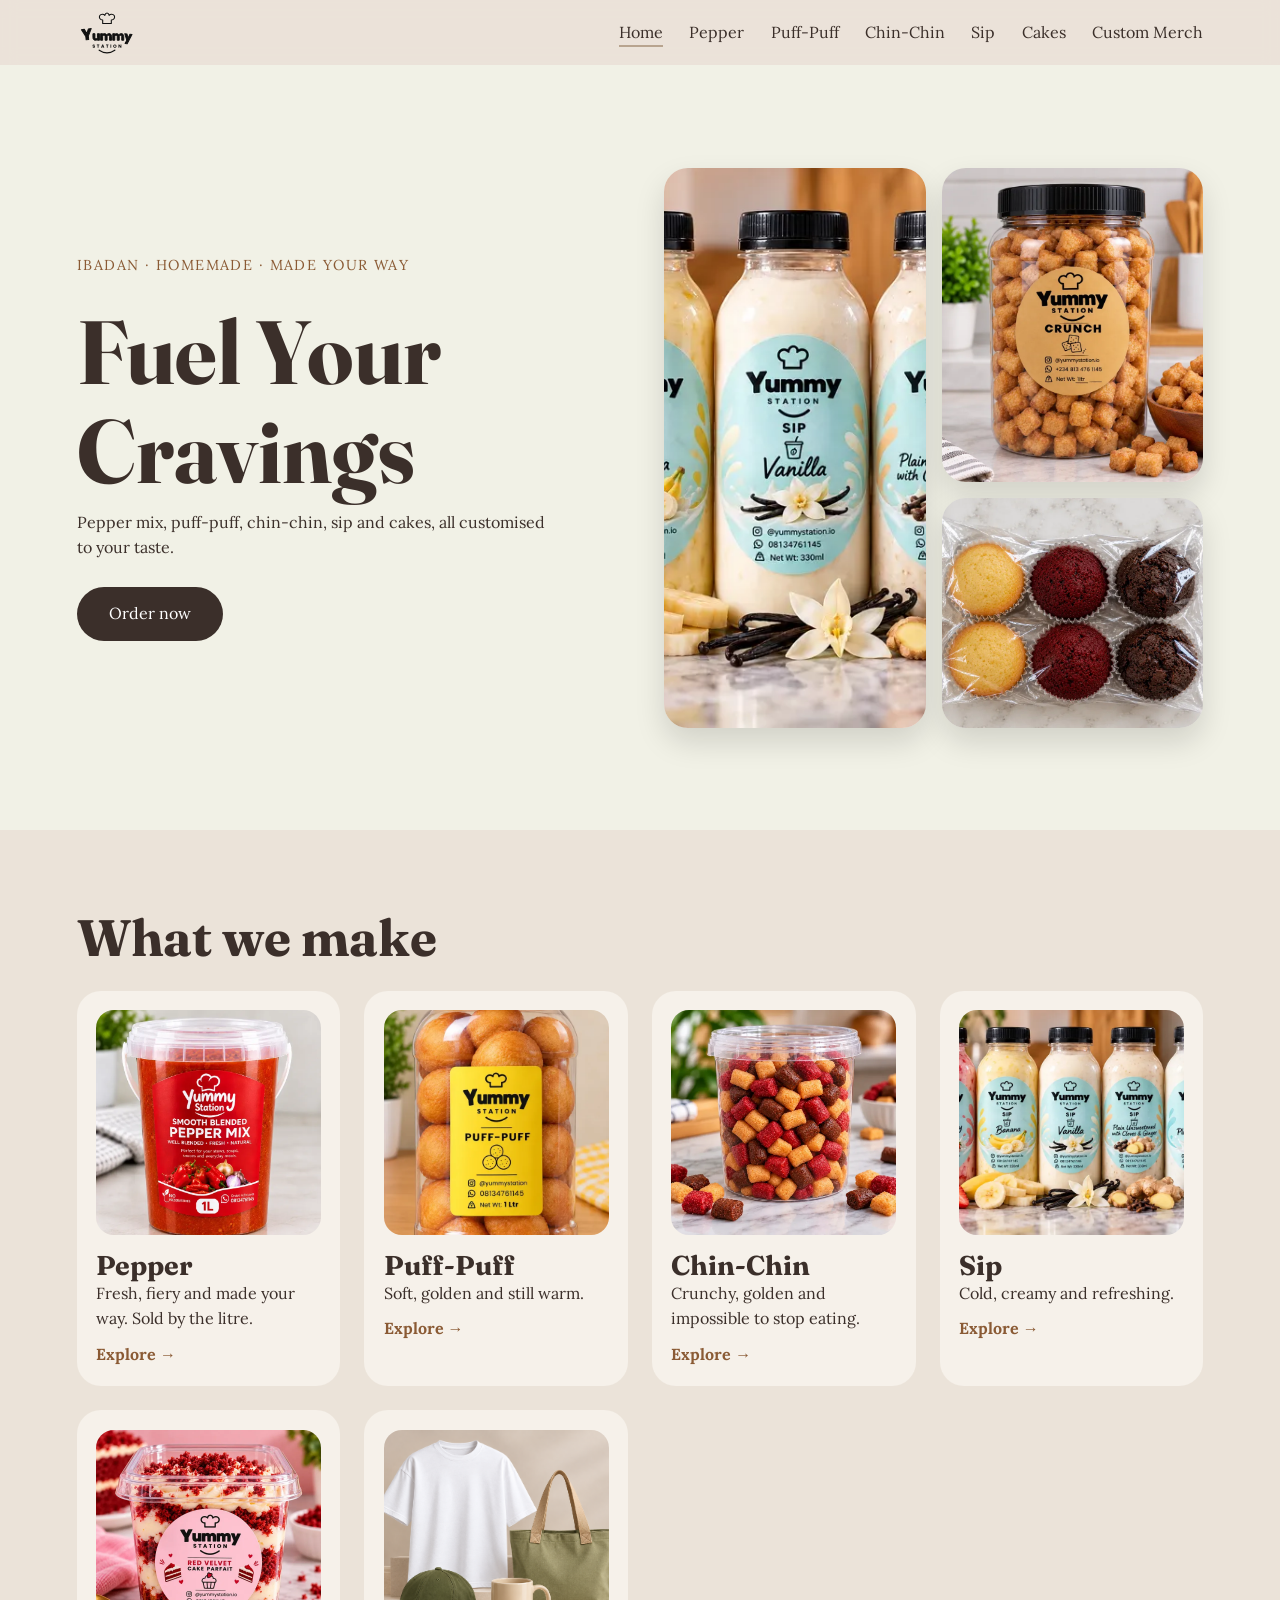
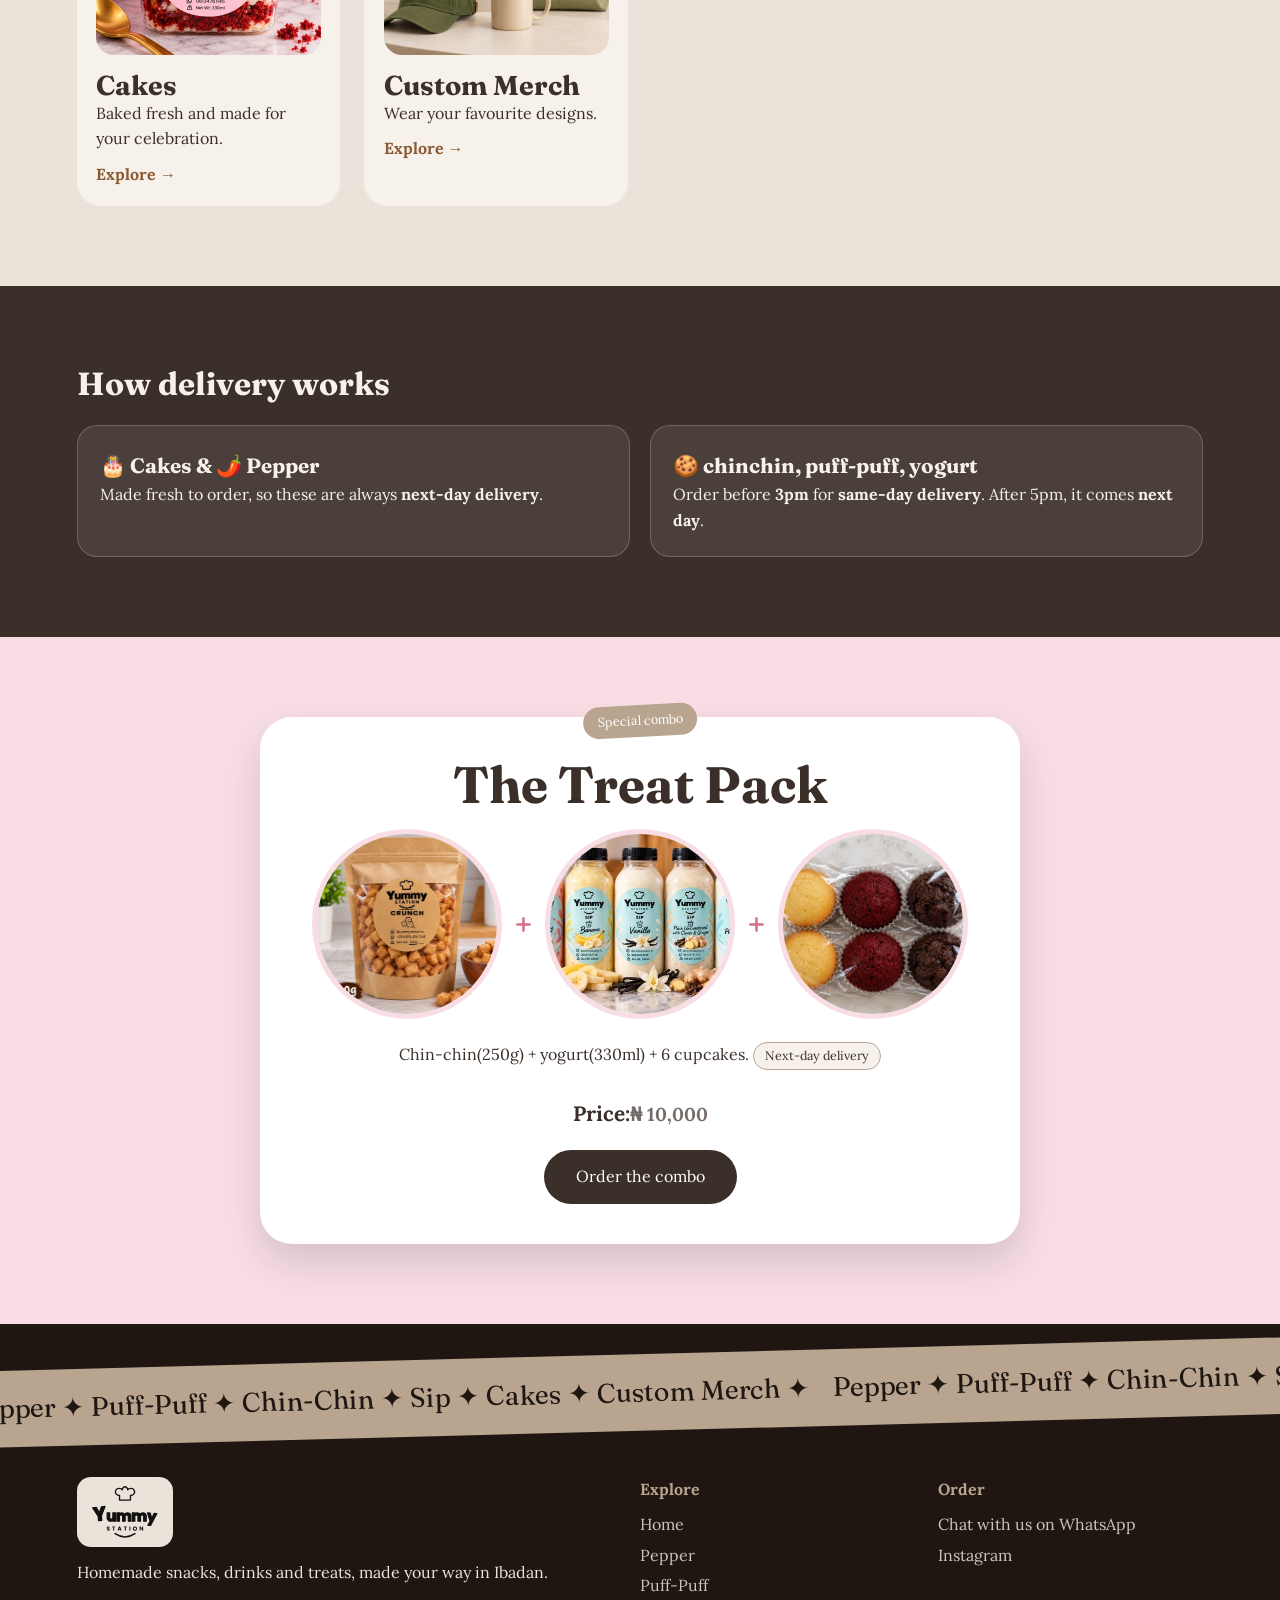
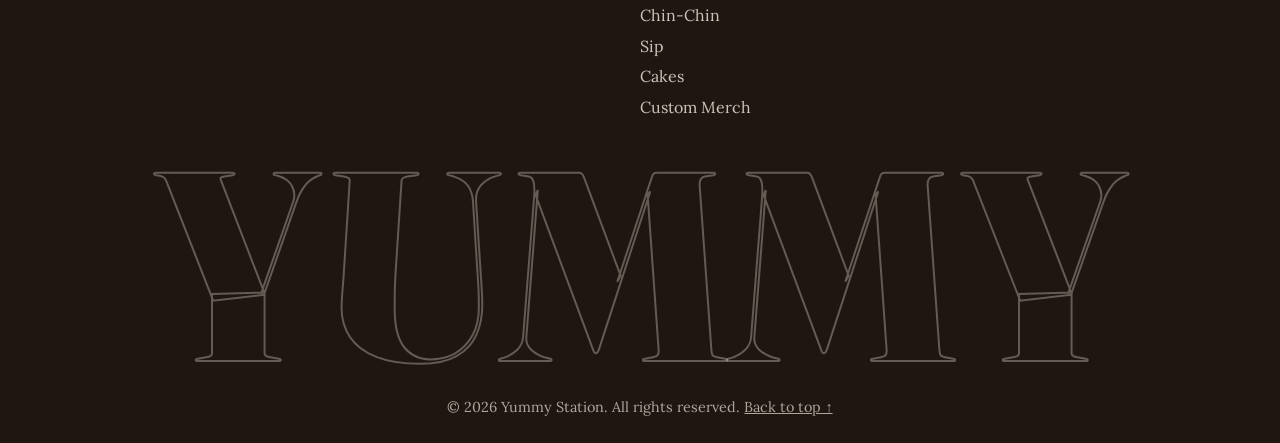
<file: index.html>
<!DOCTYPE html>
<html lang="en"><head><meta charset="UTF-8"><meta name="viewport" content="width=device-width,initial-scale=1">
<title>Yummy Station | Pepper Mix, Puff-Puff, Chin-Chin, Sip, Cakes & Custom Merch in Ibadan</title><meta name="description" content="Order pepper mix, puff-puff, chin-chin, yogurt, cakes and custom merch in Ibadan. Customise to your taste.">
<link rel="icon" href="images/logo.svg" type="image/svg+xml">
<!-- SEO: replace YOURDOMAIN.com with your real website address once you buy it (find and replace in all files) -->
<link rel="canonical" href="https://yummystationio.vercel.app/index.html">
<meta property="og:title" content="Yummy Station | Pepper Mix, Puff-Puff, Chin-Chin, Sip, Cakes & Custom Merch in Ibadan">
<meta property="og:description" content="Order pepper mix, puff-puff, chin-chin, yogurt, cakes and custom merch in Ibadan. Customise to your taste.">
<meta property="og:type" content="website">
<meta property="og:image" content="https://yummystationio.vercel.app/images/products/sip-collection.webp">
<link href="https://fonts.googleapis.com/css2?family=Fraunces:wght@600;800&family=Lora&display=swap" rel="stylesheet">
<link rel="stylesheet" href="styles.css">
<script type="application/ld+json">{"@context":"https://schema.org","@type":"FoodEstablishment","name":"Yummy Station","url":"https://yummystationio.vercel.app/","telephone":"+2348134761145","address":{"@type":"PostalAddress","addressLocality":"Ibadan","addressCountry":"NG"}}</script>
</head>
<body data-theme="home" id="top">

    <nav class="nav">
        <a class="brand" href="index.html">
            <img src="images/logo.svg" alt="Yummy Station logo" height="46">
        </a>
        <input type="checkbox" id="nt" class="nt">
        <label for="nt" class="burger" aria-label="Menu">☰</label>

        <div class="links">
            <a href="index.html" class=on>Home</a>
            <a href="pepper.html">Pepper</a>
            <a href="puffpuff.html">Puff-Puff</a>
            <a href="chinchin.html">Chin-Chin</a>
            <a href="sip.html">Sip</a>
            <a href="cakes.html">Cakes</a>
            <a href="merch.html">Custom Merch</a>
        </div>
    </nav>

    <main>
        <section class="hero">
            <div class="htext">
                <p class="eyebrow">Ibadan · Homemade · Made your way</p>
                <h1>Fuel Your Cravings</h1>
                <p>Pepper mix, puff-puff, chin-chin, sip and cakes, all customised to your taste.</p>
                <a class="btn" href="#shop">Order now</a>
            </div>

            <div class="hpics">
                <img class="a" src="images/products/sip-collection.webp" alt="Yummy Station yogurt sip bottles">
                <img class="b" src="images/products/chinchin-1ltr.webp" alt="Crunchy chin-chin jar">
                <img class="c" src="images/products/cakes-cupcakes-1.webp" alt="Pack of cupcakes">
            </div>
        </section>

        <section id="shop">
            <h2>What we make</h2>
            <div class="cgrid">
                <a class="ccard" href="pepper.html">
                    <img src="images/products/pepper-smooth-1l.webp" alt="Pepper" loading="lazy">
                    <h3>Pepper</h3>
                    <p>Fresh, fiery and made your way. Sold by the litre.</p>
                    <span>Explore →</span>
                </a>
                <a class="ccard" href="puffpuff.html">
                    <img src="images/products/puffpuff-1kg.webp" alt="Puff-Puff" loading="lazy">
                    <h3>Puff-Puff</h3>
                    <p>Soft, golden and still warm.</p>
                    <span>Explore →</span>
                </a>
                <a class="ccard" href="chinchin.html">
                    <img src="images/products/chinchin-assorted.webp" alt="Chin-Chin" loading="lazy">
                    <h3>Chin-Chin</h3>
                    <p>Crunchy, golden and impossible to stop eating.</p>
                    <span>Explore →</span>
                </a>
                <a class="ccard" href="sip.html">
                    <img src="images/products/sip-collection.webp" alt="Sip" loading="lazy">
                    <h3>Sip</h3>
                    <p>Cold, creamy and refreshing.</p>
                    <span>Explore →</span>
                </a>
                <a class="ccard" href="cakes.html">
                    <img src="images/products/cakes-parfait-red-velvet.webp" alt="Cakes" loading="lazy">
                    <h3>Cakes</h3>
                    <p>Baked fresh and made for your celebration.</p>
                    <span>Explore →</span>
                </a>
                <a class="ccard" href="merch.html">
                    <img src="images/products/Earthy Essentials Studio Display.png" alt="Custom Merch" loading="lazy">
                    <h3>Custom Merch</h3>
                    <p>Wear your favourite designs.</p>
                    <span>Explore →</span>
                </a>
            </div>
        </section>
                            <!-- DELIVERY NOTE: edit the wording here -->
        <section class="delivery"><h2>How delivery works</h2><div class="dgrid">
<div class="dbox"><strong>🎂 Cakes &amp; 🌶️ Pepper</strong><p>Made fresh to order, so these are always <b>next-day delivery</b>.</p></div>
<div class="dbox"><strong>🍪 chinchin, puff-puff, yogurt</strong><p>Order before <b>3pm</b> for <b>same-day delivery</b>. After 5pm, it comes <b>next day</b>.</p></div></div></section>
<!-- SPECIAL COMBO: change names, images and the price (data-price) here -->

<section class="combo"><div class="cbox"><span class="badge">Special combo</span><h2>The Treat Pack</h2>
<div class="cimgs">
    <img src="images/products/chinchin-500g.webp" alt="Chin-chin"><b>+</b>
    <img src="images/products/sip-collection.webp" alt="Yogurt"><b>+</b>
    <img src="images/products/cakes-cupcakes-1.webp" alt="6 cupcakes"></div>
<p>Chin-chin(250g) + yogurt(330ml) + 6 cupcakes. 
    <span class="chip" data-d="next"></span>
</p>
<p class="cprice">Price:<span class="p" data-price="0"></span></p>
<a class="btn order" data-msg="Hi, I'd like to order the Treat Pack combo (chin-chin, yogurt and 6 cupcakes)" href="#" target="_blank" rel="noopener">Order the combo</a>
</div>
</section>
</main>

<footer class="foot"><div class="marquee"><div class="track"><span>Pepper ✦ Puff-Puff ✦ Chin-Chin ✦ Sip ✦ Cakes ✦ Custom Merch ✦ </span><span>Pepper ✦ Puff-Puff ✦ Chin-Chin ✦ Sip ✦ Cakes ✦ Custom Merch ✦ </span></div></div>
<div class="cols"><div><img class="flogo" src="images/logo.svg" alt="Yummy Station logo" height="70"><p>Homemade snacks, drinks and treats, made your way in Ibadan.</p></div>
<div><h4>Explore</h4><a href="index.html">Home</a><a href="pepper.html">Pepper</a><a href="puffpuff.html">Puff-Puff</a><a href="chinchin.html">Chin-Chin</a><a href="sip.html">Sip</a><a href="cakes.html">Cakes</a><a href="merch.html">Custom Merch</a></div>

<div>
    <h4>Order</h4>
    <a data-wa href="#" target="_blank" rel="noopener">Chat with us on WhatsApp</a>
    <!-- Add your Instagram link below -->
     <a href="https://www.instagram.com/yummystation.io/">Instagram</a></div></div>
<p class="giant" aria-hidden="true">YUMMY</p><p class="copy">© 2026 Yummy Station. All rights reserved. <a href="#top">Back to top ↑</a></p></footer>
<script src="script.js"></script></body></html>
</file>
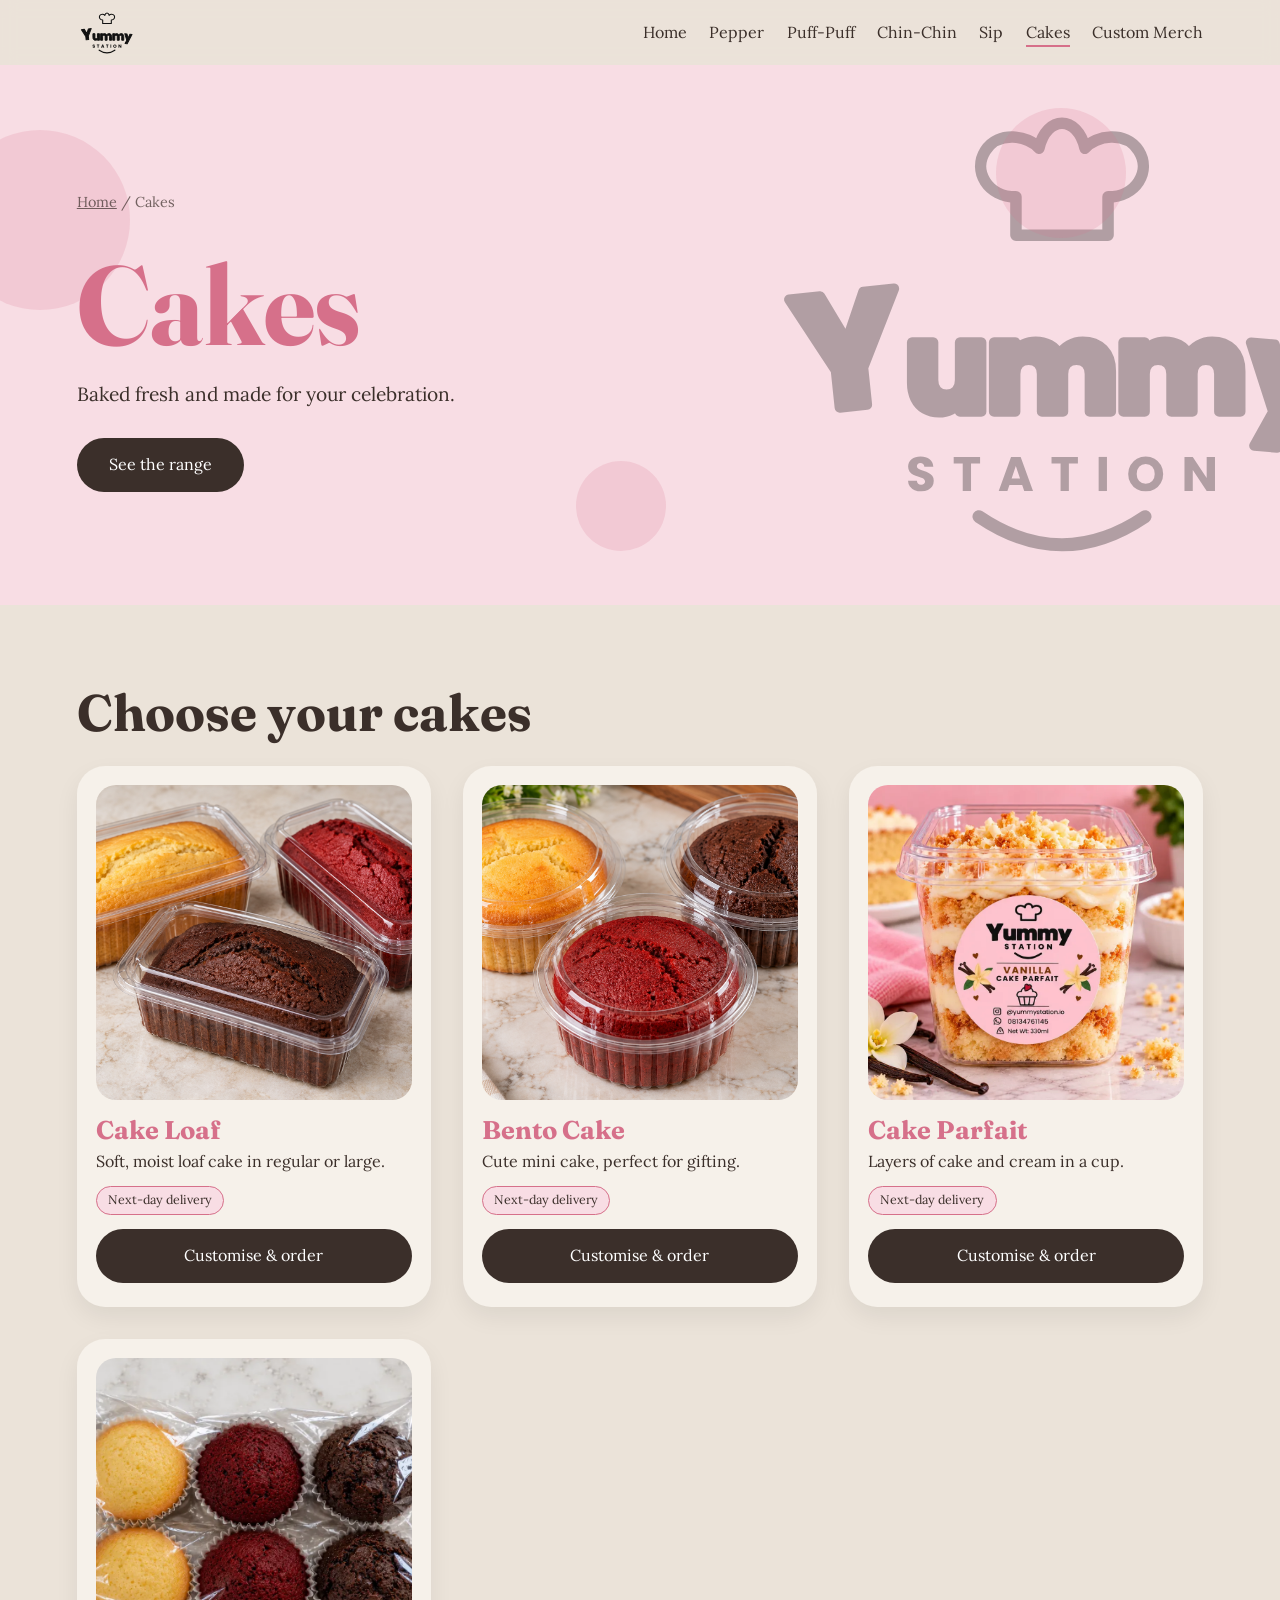
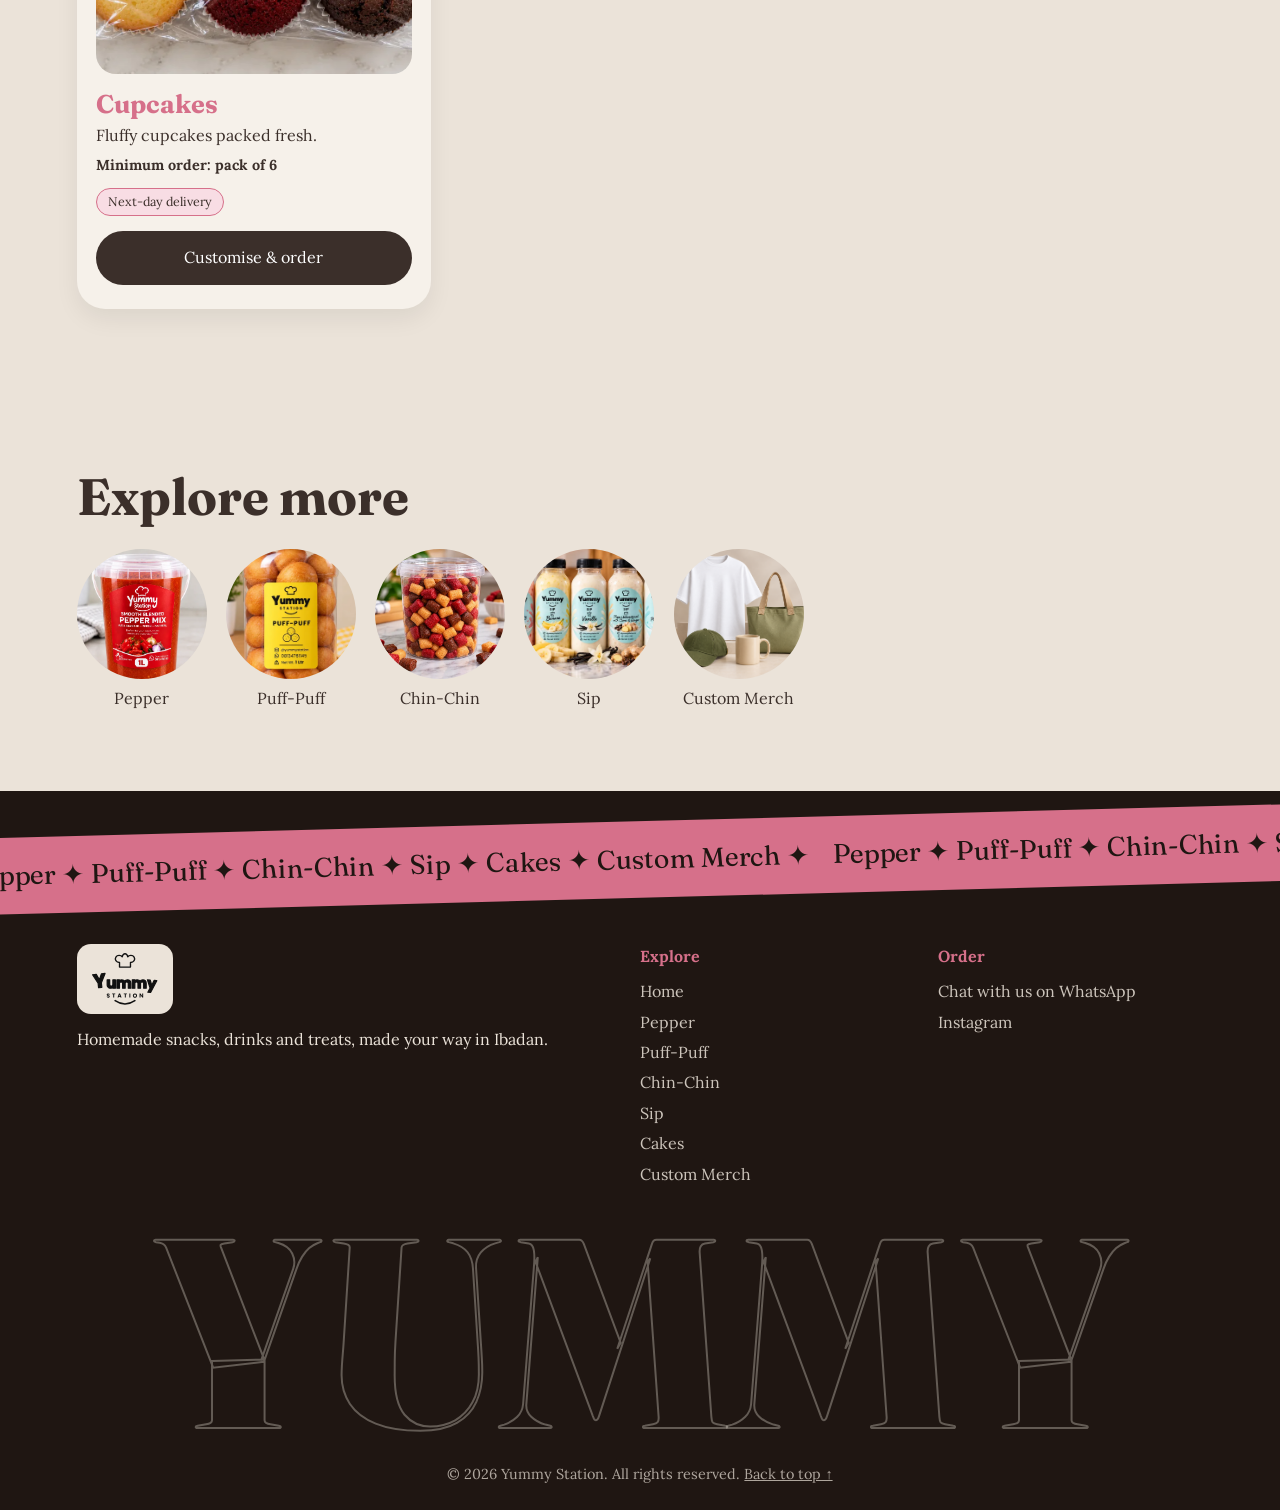
<file: cakes.html>
<!DOCTYPE html>
<html lang="en"><head><meta charset="UTF-8"><meta name="viewport" content="width=device-width,initial-scale=1">
<title>Cakes | Yummy Station</title><meta name="description" content="Cake loaves, bento cakes, cake parfaits and cupcakes in vanilla, chocolate, red velvet and your own flavours.">
<link rel="icon" href="images/logo.svg" type="image/svg+xml">
<!-- SEO: replace YOURDOMAIN.com with your real website address once you buy it (find and replace in all files) -->
<link rel="canonical" href="https://yummystationio.vercel.app/cakes.html">
<meta property="og:title" content="Cakes | Yummy Station Ibadan">
<meta property="og:description" content="Cake loaves, bento cakes, cake parfaits and cupcakes in vanilla, chocolate, red velvet and your own flavours.">
<meta property="og:type" content="website">
<meta property="og:image" content="https://yummystationio.vercel.app/images/products/sip-collection.webp">
<link href="https://fonts.googleapis.com/css2?family=Fraunces:wght@600;800&family=Lora&display=swap" rel="stylesheet">
<link rel="stylesheet" href="styles.css">
<script type="application/ld+json">{"@context":"https://schema.org","@type":"FoodEstablishment","name":"Yummy Station","url":"https://yummystationio.vercel.app/","telephone":"+2348134761145","address":{"@type":"PostalAddress","addressLocality":"Ibadan","addressCountry":"NG"}}</script>
</head>
<body data-theme="cakes" id="top">

    <nav class="nav"><a class="brand" href="index.html"><img src="images/logo.svg" alt="Yummy Station logo" height="46"></a><input type="checkbox" id="nt" class="nt"><label for="nt" class="burger" aria-label="Menu">☰</label>
<div class="links"><a href="index.html">Home</a><a href="pepper.html">Pepper</a><a href="puffpuff.html">Puff-Puff</a><a href="chinchin.html">Chin-Chin</a><a href="sip.html">Sip</a><a href="cakes.html" class=on>Cakes</a><a href="merch.html">Custom Merch</a></div></nav>

<main>
    <section class="phero" style="--logo:url(images/logo.svg)"><span class="blob b1"></span><span class="blob b2"></span><span class="blob b3"></span>
<div class="ptext"><p class="crumb"><a href="index.html">Home</a> / Cakes</p><h1>Cakes</h1><p>Baked fresh and made for your celebration.</p><a class="btn" href="#products">See the range</a></div></section>
<section id="products">
    <h2>Choose your cakes</h2>
    <div class="pgrid">

        <article class="prod" data-product="Cake Loaf" data-d="next">
            <div class="pimg">
                <img src="images/products/YS Trio of regular Loaf Cakes.png" alt="Cake Loaf" loading="lazy">
            </div>
            <h3>Cake Loaf</h3>
            <p>Soft, moist loaf cake in regular or large.</p>
            <span class="chip"></span>
            <details class="opts">
                <summary class="btn">Customise &amp; order</summary>
                <form class="builder">
                    <fieldset>
                        <legend>Flavour</legend>
                        <label>
                            <input type="radio" name="flavour" value="Vanilla" data-price="0" checked> Vanilla 
                            <span class="p"></span>
                        </label>
                        <label>
                            <input type="radio" name="flavour" value="Chocolate" data-price="0"> Chocolate 
                            <span class="p"></span>
                        </label>
                        <label>
                            <input type="radio" name="flavour" value="Red velvet" data-price="0"> Red velvet 
                            <span class="p"></span>
                        </label>
                        <label>
                            <input type="radio" name="flavour" value="Custom flavour" data-price="0"> Custom flavour (describe in the note) 
                            <span class="p"></span>
                        </label>
                    </fieldset>
                    <fieldset>
                        <legend>Size</legend>
                        <label>
                            <!-- <input type="radio" name="size" value="regular" data-price="0" checked> Mini  -->
                            <input type="radio" name="size" value="mini" data-price="0" data-img="images/products/YS Mini Loaf Cakes in Clear Lidded Pans.png"> Mini
                            <span class="p"></span>
                        </label> 
                        <label>
                            <input type="radio" name="size" value="regular" data-price="0" data-img="images/products/YS Trio of regular Loaf Cakes.png" checked> Regular 
                            <span class="p"></span>
                        </label>
                        <label>
                            <input type="radio" name="size" value="large" data-price="0"> Large 
                            <span class="p"></span>
                        </label>
                    </fieldset>
                    <input type="text" name="note" placeholder="Customise it: flavour, colours, message on the cake...">
                    <p class="summary"></p>
                    <a class="btn order" href="#" target="_blank" rel="noopener">Order on WhatsApp</a>
                </form>
            </details>
        </article>
        <article class="prod" data-product="Bento Cake" data-d="next">
            <div class="pimg"><img src="images/products/YS Trio of Bento Cake Delights.png" alt="Bento Cake" loading="lazy"></div>
            <h3>Bento Cake</h3>
            <p>Cute mini cake, perfect for gifting.</p><span class="chip"></span>
            <details class="opts">
                <summary class="btn">Customise &amp; order</summary>
                <form class="builder">
                    <fieldset>
                        <legend>Flavour</legend>
                        <label>
                            <input type="radio" name="flavour" value="Vanilla" data-price="0" checked> Vanilla 
                            <span class="p"></span>
                        </label>
                        <label>
                            <input type="radio" name="flavour" value="Chocolate" data-price="0"> Chocolate 
                            <span class="p"></span>
                        </label>
                        <label>
                            <input type="radio" name="flavour" value="Red velvet" data-price="0"> Red velvet 
                            <span class="p"></span>
                        </label>
                        <label>
                            <input type="radio" name="flavour" value="Custom flavour" data-price="0"> Custom flavour (describe in the note) 
                            <span class="p"></span>
                        </label>
                    </fieldset>
                    <fieldset>
                        <legend>Size</legend>
                        <label>
                            <input type="radio" name="size" value="regular" data-price="0" checked> Regular 
                            <span class="p"></span>
                        </label>
                        <label>
                            <input type="radio" name="size" value="large" data-price="0"> Large 
                            <span class="p"></span>
                        </label>
                    </fieldset>
                    <input type="text" name="note" placeholder="Customise it: flavour, colours, message on the cake...">
                    <p class="summary"></p>
                    <a class="btn order" href="#" target="_blank" rel="noopener">Order on WhatsApp</a>
                </form>
            </details>
        </article>

        <article class="prod" data-product="Cake Parfait" data-d="next">
            <div class="pimg">
                <img src="images/products/cakes-parfait-vanilla.webp" alt="Cake Parfait" loading="lazy">
            </div>
            <h3>Cake Parfait</h3>
            <p>Layers of cake and cream in a cup.</p>
            <span class="chip"></span>
            <details class="opts">
                <summary class="btn">Customise &amp; order</summary>
                <form class="builder">
                    <fieldset>
                        <legend>Flavour</legend>
                        <label>
                            <input type="radio" name="flavour" value="Vanilla" data-price="0" data-img="images/products/cakes-parfait-vanilla.webp" checked> Vanilla 
                            <span class="p"></span>
                        </label>
                        <label>
                            <input type="radio" name="flavour" value="Chocolate" data-price="0" data-img="images/products/cakes-parfait-chocolate.webp"> Chocolate 
                            <span class="p"></span>
                        </label>
                        <label>
                            <input type="radio" name="flavour" value="Red velvet" data-price="0" data-img="images/products/cakes-parfait-red-velvet.webp"> Red velvet 
                            <span class="p"></span>
                        </label>
                        <label>
                            <input type="radio" name="flavour" value="Strawberry" data-price="0" data-img="images/products/cakes-parfait-strawberry.webp"> Strawberry 
                            <span class="p"></span>
                        </label>
                        <label>
                            <input type="radio" name="flavour" value="Custom flavour" data-price="0"> Custom flavour (describe in the note) 
                            <span class="p"></span>
                        </label>
                    </fieldset>
                    <fieldset>
                        <legend>Size</legend>
                        <label>
                            <input type="radio" name="size" value="regular" data-price="0" checked> Regular 
                            <span class="p"></span>
                        </label>
                        <label>
                            <input type="radio" name="size" value="large" data-price="0"> Large 
                            <span class="p"></span>
                        </label>
                    </fieldset>
                    <input type="text" name="note" placeholder="Customise it: flavour, colours, message on the cake...">
                    <p class="summary"></p>
                    <a class="btn order" href="#" target="_blank" rel="noopener">Order on WhatsApp</a>
                </form>
            </details>
        </article>
        <article class="prod" data-product="Cupcakes" data-d="next"><div class="pimg"><img src="images/products/cakes-cupcakes-1.webp" alt="Cupcakes" loading="lazy"></div><h3>Cupcakes</h3><p>Fluffy cupcakes packed fresh.</p><p class="min">Minimum order: pack of 6</p><span class="chip"></span><details class="opts"><summary class="btn">Customise &amp; order</summary><form class="builder"><fieldset><legend>Flavour</legend><label><input type="radio" name="flavour" value="Assorted" data-price="0" checked> Assorted mix <span class="p"></span></label><label><input type="radio" name="flavour" value="Vanilla" data-price="0"> Vanilla <span class="p"></span></label><label><input type="radio" name="flavour" value="Chocolate" data-price="0"> Chocolate <span class="p"></span></label><label><input type="radio" name="flavour" value="Red velvet" data-price="0"> Red velvet <span class="p"></span></label><label><input type="radio" name="flavour" value="Custom flavour" data-price="0"> Custom (describe in the note) <span class="p"></span></label></fieldset><fieldset><legend>Pack</legend><label><input type="radio" name="pack" value="pack of 6" data-price="0" checked> Pack of 6 <span class="p"></span></label><label><input type="radio" name="pack" value="pack of 12" data-price="0"> Pack of 12 <span class="p"></span></label><label><input type="radio" name="pack" value="pack of 24" data-price="0"> Pack of 24 <span class="p"></span></label></fieldset><input type="text" name="note" placeholder="Customise it: toppings, colours, message..."><p class="summary"></p><a class="btn order" href="#" target="_blank" rel="noopener">Order on WhatsApp</a></form></details></article></div></section>
        <section class="more">
            <h2>Explore more</h2>
            <div class="mrow">
                <a href="pepper.html">
                    <img src="images/products/pepper-smooth-1l.webp" alt="Pepper" loading="lazy">
                    <span>Pepper</span>
                </a>
                <a href="puffpuff.html">
                    <img src="images/products/puffpuff-1kg.webp" alt="Puff-Puff" loading="lazy">
                    <span>Puff-Puff</span>
                </a>
                <a href="chinchin.html">
                    <img src="images/products/chinchin-assorted.webp" alt="Chin-Chin" loading="lazy">
                    <span>Chin-Chin</span>
                </a>
                <a href="sip.html">
                    <img src="images/products/sip-collection.webp" alt="Sip" loading="lazy">
                    <span>Sip</span>
                </a>
                <a href="merch.html">
                    <img src="images/products/Earthy Essentials Studio Display.png" alt="Custom Merch" loading="lazy">
                    <span>Custom Merch</span>
                </a>
            </div>
        </section>
    </main>
<footer class="foot"><div class="marquee"><div class="track"><span>Pepper ✦ Puff-Puff ✦ Chin-Chin ✦ Sip ✦ Cakes ✦ Custom Merch ✦ </span><span>Pepper ✦ Puff-Puff ✦ Chin-Chin ✦ Sip ✦ Cakes ✦ Custom Merch ✦ </span></div></div>
<div class="cols"><div><img class="flogo" src="images/logo.svg" alt="Yummy Station logo" height="70"><p>Homemade snacks, drinks and treats, made your way in Ibadan.</p></div>
<div><h4>Explore</h4><a href="index.html">Home</a><a href="pepper.html">Pepper</a><a href="puffpuff.html">Puff-Puff</a><a href="chinchin.html">Chin-Chin</a><a href="sip.html">Sip</a><a href="cakes.html">Cakes</a><a href="merch.html">Custom Merch</a></div>
<div><h4>Order</h4><a data-wa href="#" target="_blank" rel="noopener">Chat with us on WhatsApp</a><!-- Add your Instagram link below --><a href="https://www.instagram.com/yummystation.io/">Instagram</a></div></div>
<p class="giant" aria-hidden="true">YUMMY</p><p class="copy">© 2026 Yummy Station. All rights reserved. <a href="#top">Back to top ↑</a></p></footer>
<script src="script.js"></script></body></html>
</file>
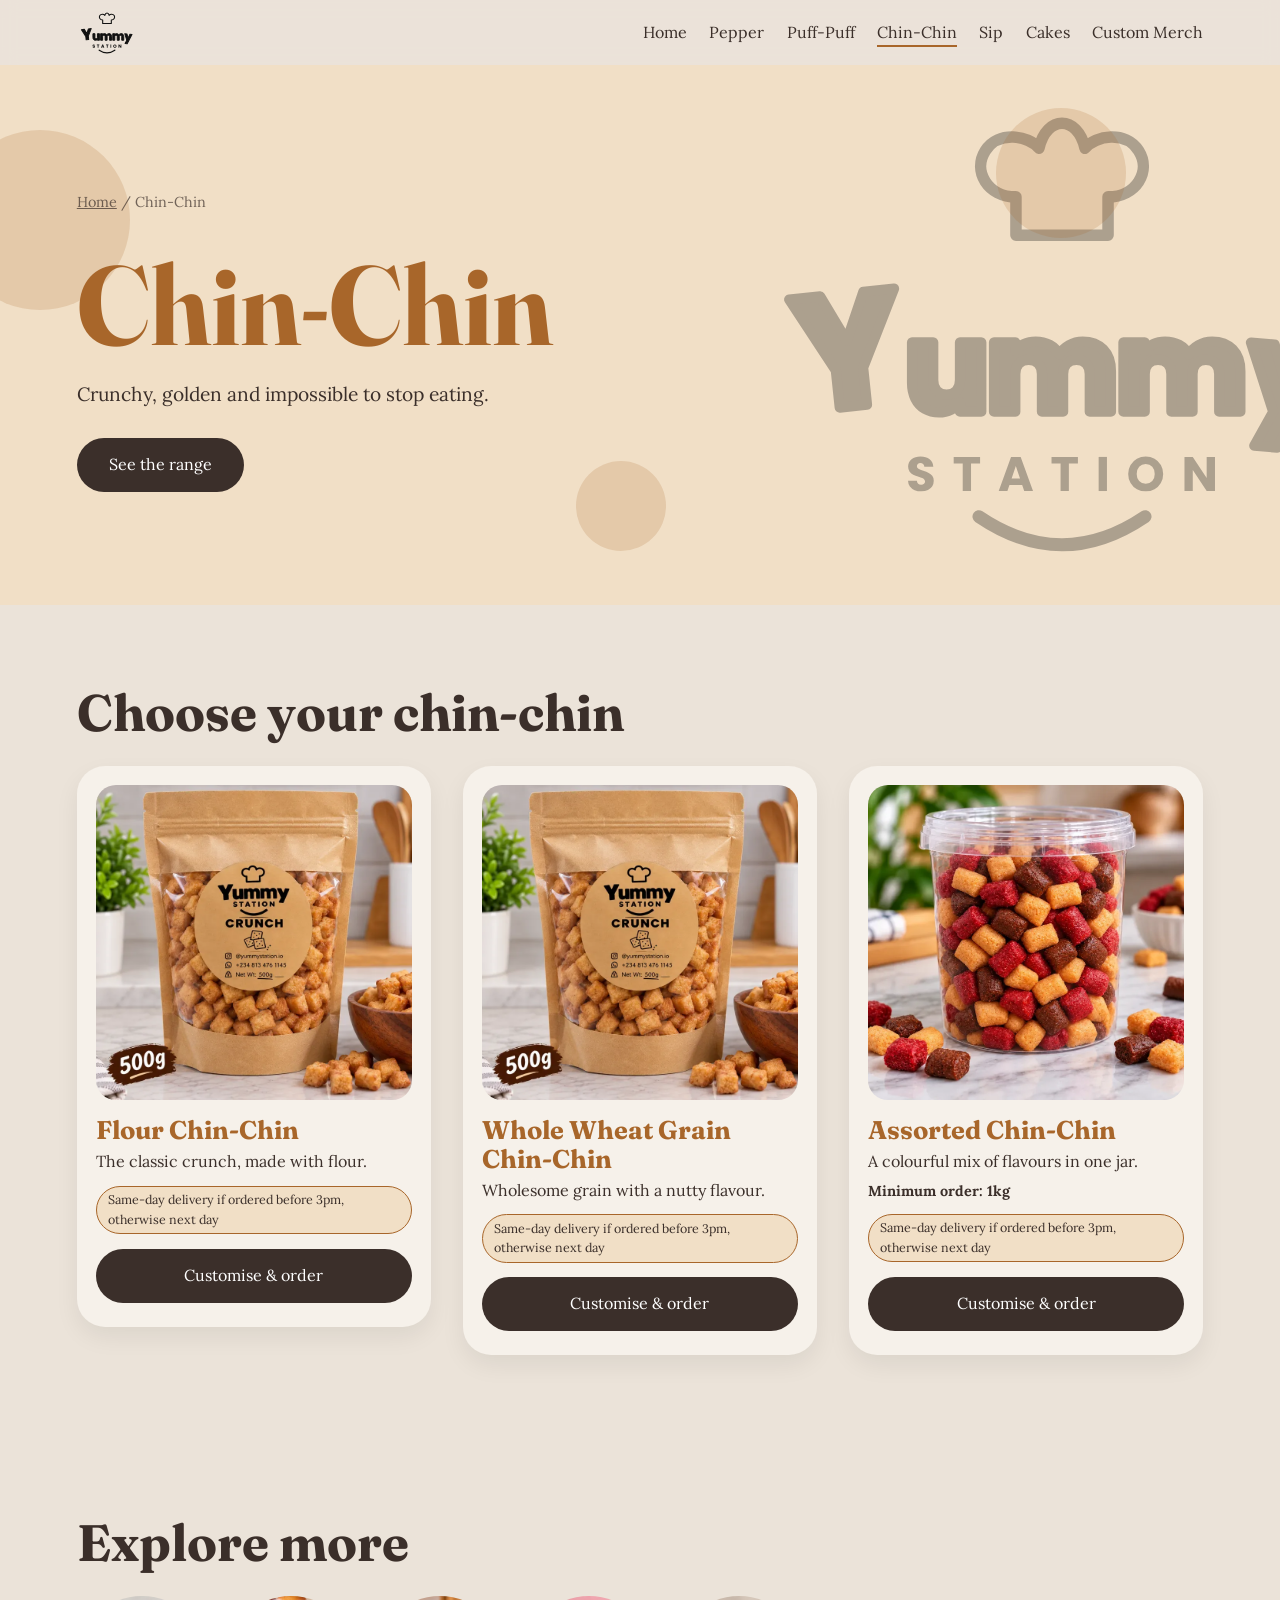
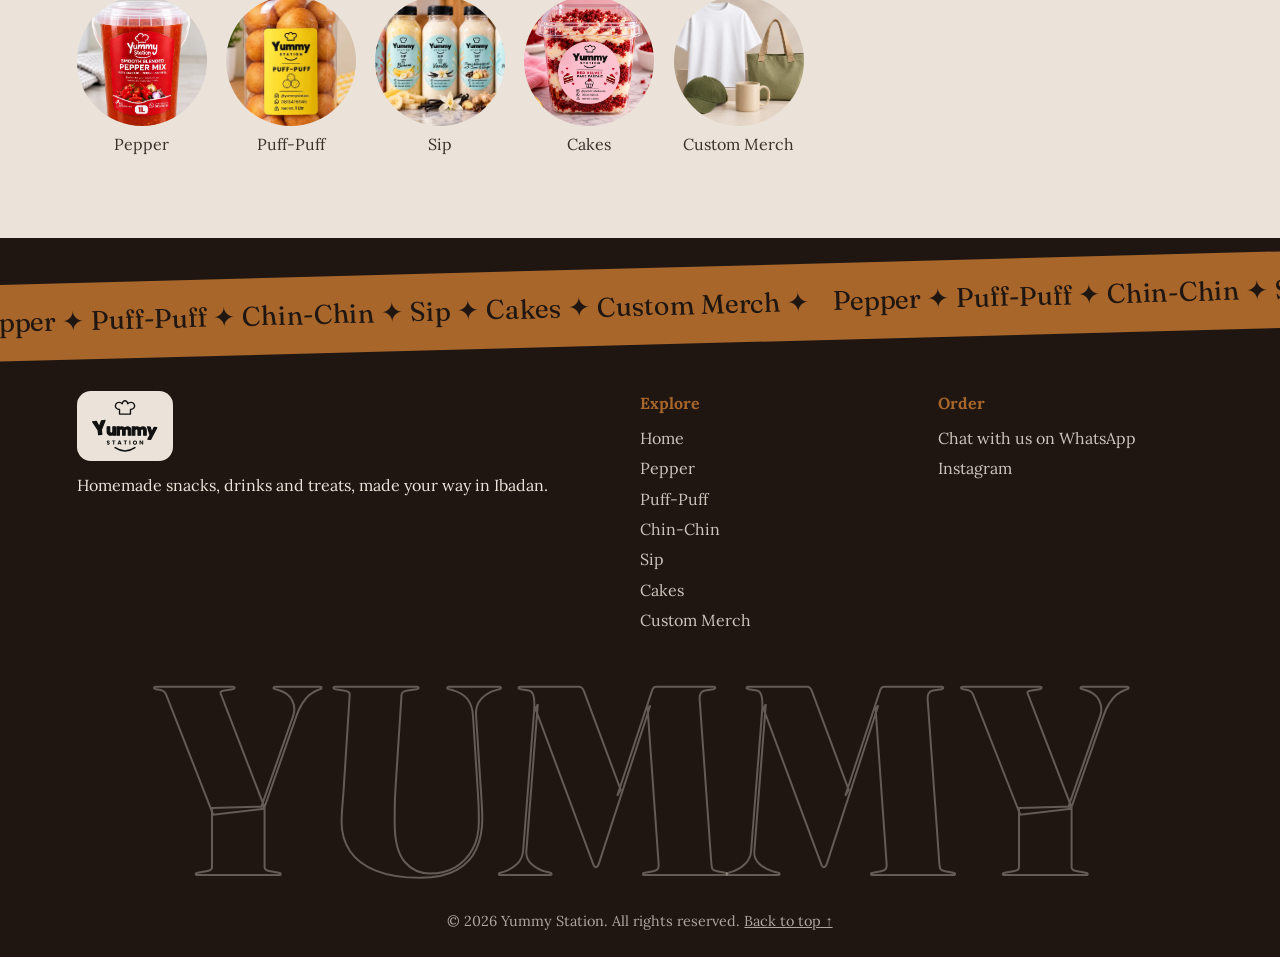
<file: chinchin.html>
<!DOCTYPE html>
<html lang="en"><head><meta charset="UTF-8"><meta name="viewport" content="width=device-width,initial-scale=1">
<title>Chin-Chin | Yummy Station</title><meta name="description" content="Flour, whole wheat grain or assorted chin-chin, with the sugar level you choose.">
<link rel="icon" href="images/logo.svg" type="image/svg+xml">
<!-- SEO: replace YOURDOMAIN.com with your real website address once you buy it (find and replace in all files) -->
<link rel="canonical" href="https://yummystationio.vercel.app/chinchin.html">
<meta property="og:title" content="Chin-Chin | Yummy Station Ibadan">
<meta property="og:description" content="Flour, whole wheat grain or assorted chin-chin, with the sugar level you choose.">
<meta property="og:type" content="website">
<meta property="og:image" content="https://yummystationio.vercel.app/images/products/sip-collection.webp">
<link href="https://fonts.googleapis.com/css2?family=Fraunces:wght@600;800&family=Lora&display=swap" rel="stylesheet">
<link rel="stylesheet" href="styles.css">
<script type="application/ld+json">{"@context":"https://schema.org","@type":"FoodEstablishment","name":"Yummy Station","url":"https://yummystationio.vercel.app/","telephone":"+2348134761145","address":{"@type":"PostalAddress","addressLocality":"Ibadan","addressCountry":"NG"}}</script>
</head><body data-theme="chinchin" id="top">
<nav class="nav"><a class="brand" href="index.html"><img src="images/logo.svg" alt="Yummy Station logo" height="46"></a><input type="checkbox" id="nt" class="nt"><label for="nt" class="burger" aria-label="Menu">☰</label>
<div class="links"><a href="index.html">Home</a><a href="pepper.html">Pepper</a><a href="puffpuff.html">Puff-Puff</a><a href="chinchin.html" class=on>Chin-Chin</a><a href="sip.html">Sip</a><a href="cakes.html">Cakes</a><a href="merch.html">Custom Merch</a></div></nav>
<main><section class="phero" style="--logo:url(images/logo.svg)"><span class="blob b1"></span><span class="blob b2"></span><span class="blob b3"></span>
<div class="ptext"><p class="crumb"><a href="index.html">Home</a> / Chin-Chin</p><h1>Chin-Chin</h1><p>Crunchy, golden and impossible to stop eating.</p><a class="btn" href="#products">See the range</a></div></section>
<section id="products"><h2>Choose your chin-chin</h2><div class="pgrid"><article class="prod" data-product="Flour Chin-Chin" data-d="same"><div class="pimg"><img src="images/products/chinchin-500g.webp" alt="Flour Chin-Chin" loading="lazy"></div><h3>Flour Chin-Chin</h3><p>The classic crunch, made with flour.</p><span class="chip"></span><details class="opts"><summary class="btn">Customise &amp; order</summary><form class="builder"><fieldset><legend>Size</legend><label><input type="radio" name="size" value="250g" data-price="0" data-img="images/products/chinchin-250g.webp" checked> 250g <span class="p"></span></label><label><input type="radio" name="size" value="500g" data-price="0" data-img="images/products/chinchin-500g.webp"> 500g <span class="p"></span></label><label><input type="radio" name="size" value="750g" data-price="0" data-img="images/products/chinchin-750g.webp"> 750g <span class="p"></span></label><label><input type="radio" name="size" value="1 litre jar" data-price="0" data-img="images/products/chinchin-1ltr.webp"> 1 Litre jar <span class="p"></span></label><label><input type="radio" name="size" value="2 litre tub" data-price="0" data-img="images/products/chinchin-2ltr.webp"> 2 Litre tub <span class="p"></span></label></fieldset><fieldset><legend>Sugar level: <span class="out"></span></legend><input type="range" name="sugar" min="1" max="4" value="2" data-labels="Low,Regular,Sweet,Extra sweet"></fieldset><input type="text" name="note" placeholder="Customise it: extra crunchy, less sweet, add nutmeg..."><p class="summary"></p><a class="btn order" href="#" target="_blank" rel="noopener">Order on WhatsApp</a></form></details></article><article class="prod" data-product="Whole Wheat Grain Chin-Chin" data-d="same"><div class="pimg"><img src="images/products/chinchin-500g.webp" alt="Whole Wheat Grain Chin-Chin" loading="lazy"></div><h3>Whole Wheat Grain Chin-Chin</h3><p>Wholesome grain with a nutty flavour.</p><span class="chip"></span><details class="opts"><summary class="btn">Customise &amp; order</summary><form class="builder"><fieldset><legend>Size</legend><label><input type="radio" name="size" value="250g" data-price="0" data-img="images/products/chinchin-250g.webp" checked> 250g <span class="p"></span></label><label><input type="radio" name="size" value="500g" data-price="0" data-img="images/products/chinchin-500g.webp"> 500g <span class="p"></span></label><label><input type="radio" name="size" value="750g" data-price="0" data-img="images/products/chinchin-750g.webp"> 750g <span class="p"></span></label><label><input type="radio" name="size" value="1 litre jar" data-price="0" data-img="images/products/chinchin-1ltr.webp"> 1 Litre jar <span class="p"></span></label><label><input type="radio" name="size" value="2 litre tub" data-price="0" data-img="images/products/chinchin-2ltr.webp"> 2 Litre tub <span class="p"></span></label></fieldset><fieldset><legend>Sugar level: <span class="out"></span></legend><input type="range" name="sugar" min="1" max="4" value="2" data-labels="Low,Regular,Sweet,Extra sweet"></fieldset><input type="text" name="note" placeholder="Customise it: extra crunchy, less sweet, add nutmeg..."><p class="summary"></p><a class="btn order" href="#" target="_blank" rel="noopener">Order on WhatsApp</a></form></details></article><article class="prod" data-product="Assorted Chin-Chin" data-d="same"><div class="pimg"><img src="images/products/chinchin-assorted.webp" alt="Assorted Chin-Chin" loading="lazy"></div><h3>Assorted Chin-Chin</h3><p>A colourful mix of flavours in one jar.</p><p class="min">Minimum order: 1kg</p><span class="chip"></span><details class="opts"><summary class="btn">Customise &amp; order</summary><form class="builder"><fieldset><legend>Size</legend><label><input type="radio" name="size" value="1kg" data-price="0" checked> 1kg <span class="p"></span></label><label><input type="radio" name="size" value="2kg" data-price="0"> 2kg <span class="p"></span></label><label><input type="radio" name="size" value="More than 2kg" data-price="0"> More than 2kg (tell us in the note) <span class="p"></span></label></fieldset><fieldset><legend>Sugar level: <span class="out"></span></legend><input type="range" name="sugar" min="1" max="4" value="2" data-labels="Low,Regular,Sweet,Extra sweet"></fieldset><input type="text" name="note" placeholder="Customise it: which flavours or colours do you want in the mix?"><p class="summary"></p><a class="btn order" href="#" target="_blank" rel="noopener">Order on WhatsApp</a></form></details></article></div></section><section class="more"><h2>Explore more</h2><div class="mrow"><a href="pepper.html"><img src="images/products/pepper-smooth-1l.webp" alt="Pepper" loading="lazy"><span>Pepper</span></a><a href="puffpuff.html"><img src="images/products/puffpuff-1kg.webp" alt="Puff-Puff" loading="lazy"><span>Puff-Puff</span></a><a href="sip.html"><img src="images/products/sip-collection.webp" alt="Sip" loading="lazy"><span>Sip</span></a><a href="cakes.html"><img src="images/products/cakes-parfait-red-velvet.webp" alt="Cakes" loading="lazy"><span>Cakes</span></a><a href="merch.html"><img src="images/products/Earthy Essentials Studio Display.png" alt="Custom Merch" loading="lazy"><span>Custom Merch</span></a></div></section></main>

<footer class="foot"><div class="marquee"><div class="track"><span>Pepper ✦ Puff-Puff ✦ Chin-Chin ✦ Sip ✦ Cakes ✦ Custom Merch ✦ </span><span>Pepper ✦ Puff-Puff ✦ Chin-Chin ✦ Sip ✦ Cakes ✦ Custom Merch ✦ </span></div></div>
<div class="cols"><div><img class="flogo" src="images/logo.svg" alt="Yummy Station logo" height="70"><p>Homemade snacks, drinks and treats, made your way in Ibadan.</p></div>
<div><h4>Explore</h4><a href="index.html">Home</a><a href="pepper.html">Pepper</a><a href="puffpuff.html">Puff-Puff</a><a href="chinchin.html">Chin-Chin</a><a href="sip.html">Sip</a><a href="cakes.html">Cakes</a><a href="merch.html">Custom Merch</a></div>
<div><h4>Order</h4><a data-wa href="#" target="_blank" rel="noopener">Chat with us on WhatsApp</a><!-- Add your Instagram link below --><a href="https://www.instagram.com/yummystation.io">Instagram</a></div></div>
<p class="giant" aria-hidden="true">YUMMY</p><p class="copy">© 2026 Yummy Station. All rights reserved. <a href="#top">Back to top ↑</a></p></footer>
<script src="script.js"></script></body></html>
</file>
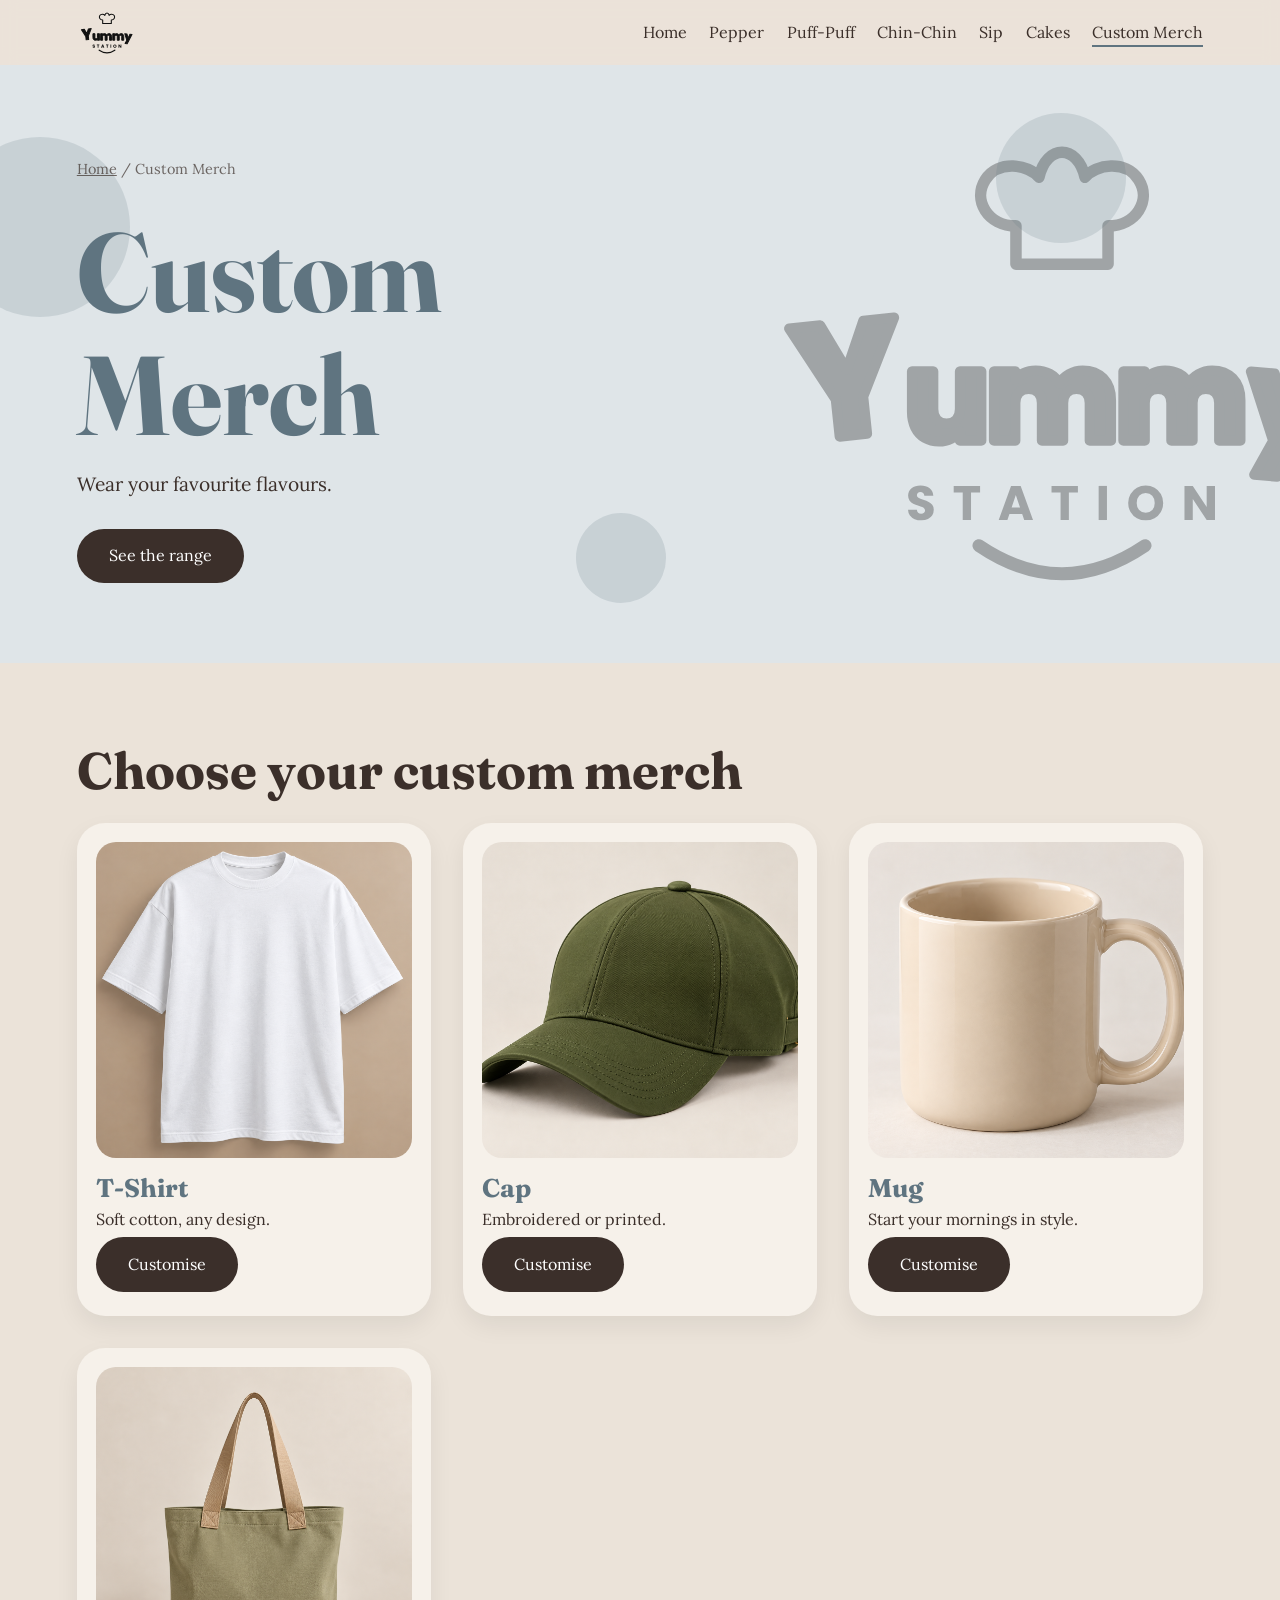
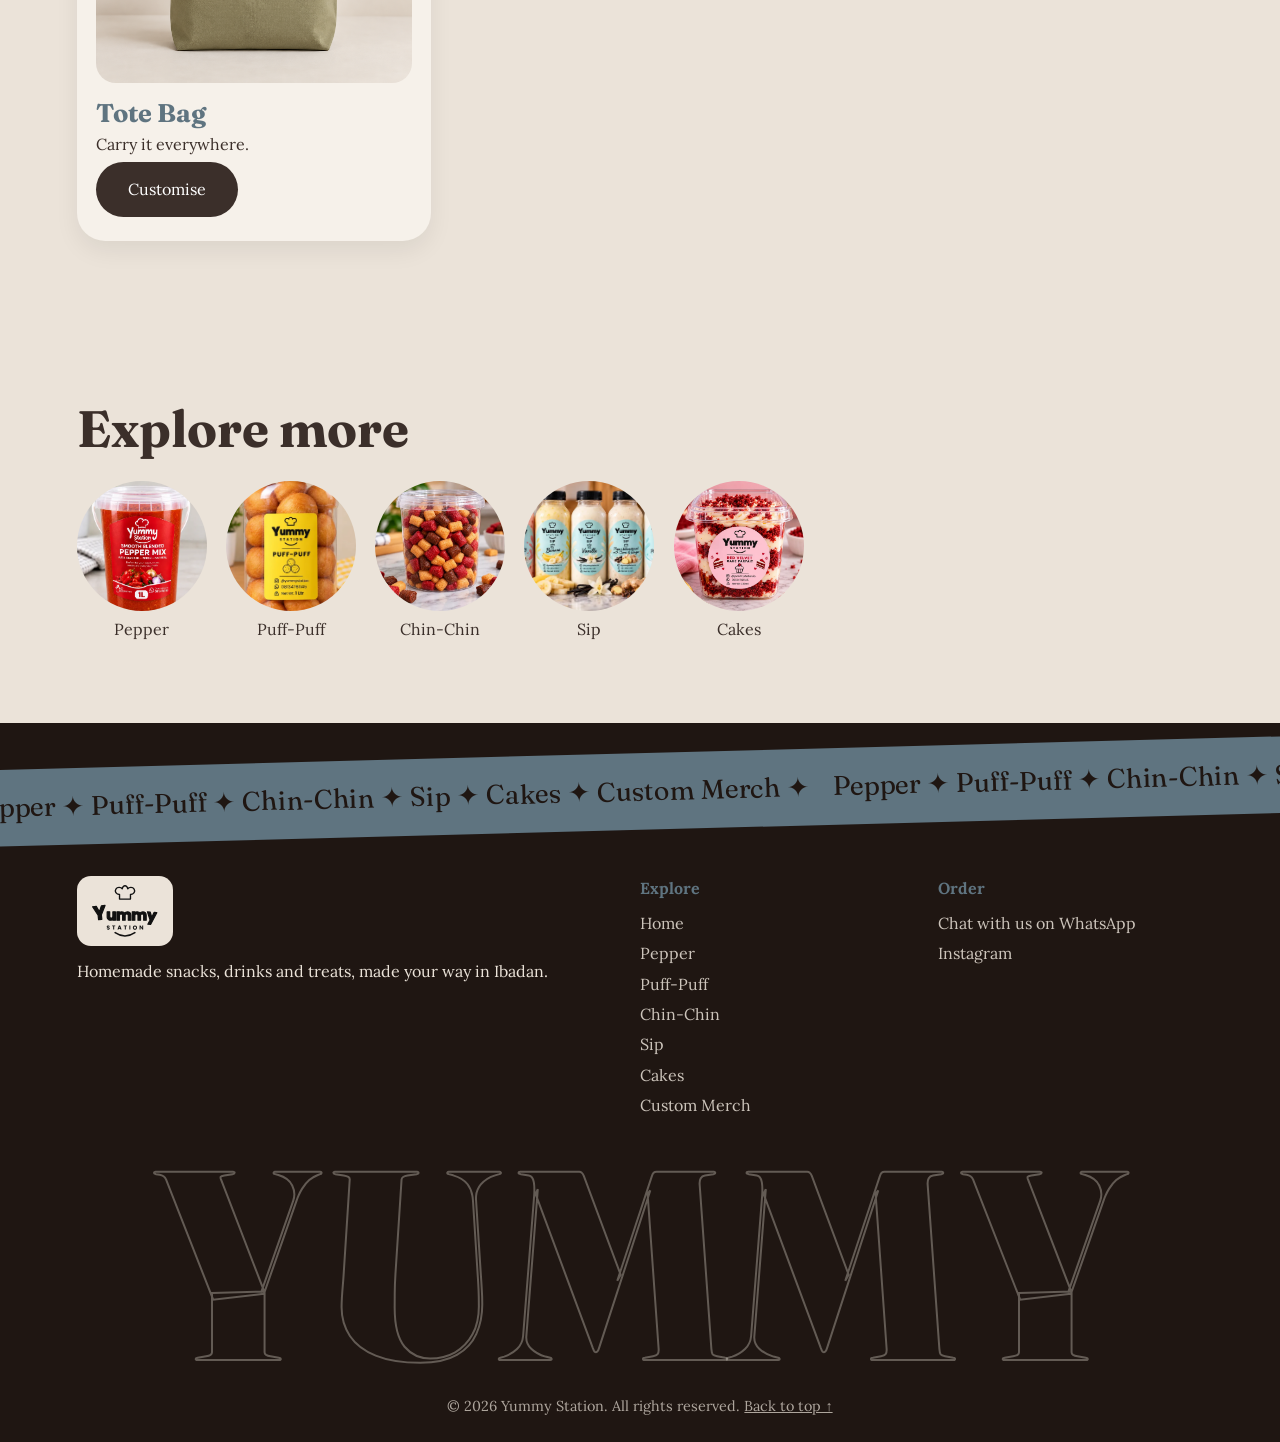
<file: merch.html>
<!DOCTYPE html>
<html lang="en"><head><meta charset="UTF-8"><meta name="viewport" content="width=device-width,initial-scale=1">
<title>Custom Merch | Yummy Station</title><meta name="description" content="Custom printed T-shirts, caps, mugs and tote bags with your own design.">
<link rel="icon" href="images/logo.svg" type="image/svg+xml">
<!-- SEO: replace YOURDOMAIN.com with your real website address once you buy it (find and replace in all files) -->
<link rel="canonical" href="https://yummystationio.vercel.app/merch.html">
<meta property="og:title" content="Custom Merch | Yummy Station Ibadan">
<meta property="og:description" content="Custom printed T-shirts, caps, mugs and tote bags with your own design.">
<meta property="og:type" content="website">
<meta property="og:image" content="https://yummystationio.vercel.app/images/products/sip-collection.webp">
<link href="https://fonts.googleapis.com/css2?family=Fraunces:wght@600;800&family=Lora&display=swap" rel="stylesheet">
<link rel="stylesheet" href="styles.css">
<script type="application/ld+json">{"@context":"https://schema.org","@type":"FoodEstablishment","name":"Yummy Station","url":"https://yummystationio.vercel.app/","telephone":"+2348134761145","address":{"@type":"PostalAddress","addressLocality":"Ibadan","addressCountry":"NG"}}</script>
</head>

<body data-theme="merch" id="top">

    <nav class="nav">
        <a class="brand" href="index.html">
            <img src="images/logo.svg" alt="Yummy Station logo" height="46">
        </a>
        <input type="checkbox" id="nt" class="nt">
        <label for="nt" class="burger" aria-label="Menu">☰</label>

        <div class="links"><a href="index.html">Home</a><a href="pepper.html">Pepper</a><a href="puffpuff.html">Puff-Puff</a><a href="chinchin.html">Chin-Chin</a><a href="sip.html">Sip</a><a href="cakes.html">Cakes</a><a href="merch.html" class=on>Custom Merch</a></div>
    </nav>

    <main>
        <section class="phero" style="--logo:url(images/logo.svg)">
            <span class="blob b1"></span><span class="blob b2"></span>
            <span class="blob b3"></span>

            <div class="ptext">
                <p class="crumb">
                    <a href="index.html">Home</a> / Custom Merch
                </p>
                <h1>Custom Merch</h1>
                <p>Wear your favourite flavours.</p>
                <a class="btn" href="#products">See the range</a>
            </div>
        </section>

        <section id="products">
            <h2>Choose your custom merch</h2>
            <div class="pgrid">
                <article class="prod" data-product="T-Shirt" data-d="">
                    <div class="pimg">
                        <img src="images/products/Minimalist White Oversized T-Shirt Mockup.png" alt="T-Shirt" loading="lazy">
                    </div>
                    <h3>T-Shirt</h3>
                    <p>Soft cotton, any design.</p><!-- Replace # with your print-on-demand design-tool link -->
                    <a class="btn" href="https://wa.me/2348134761145?text=Hi%2C%20I%27d%20like%20to%20customise%20a%20T-Shirt" target="_blank" rel="noopener">Customise</a>
                </article>
                <article class="prod" data-product="Cap" data-d="">
                    <div class="pimg">
                        <img src="images/products/Olive Green Premium Baseball Cap.png" alt="Cap" loading="lazy">
                    </div>
                    <h3>Cap</h3>
                    <p>Embroidered or printed.</p><!-- Replace # with your print-on-demand design-tool link -->
                    <a class="btn" href="https://wa.me/2348134761145?text=Hi%2C%20I%27d%20like%20to%20customise%20a%20T-Shirt" target="_blank" rel="noopener">Customise</a>
                </article>
                <article class="prod" data-product="Mug" data-d="">
                    <div class="pimg">
                        <img src="images/products/Minimalist Cream Ceramic Mug.png" alt="Mug" loading="lazy">
                    </div>
                    <h3>Mug</h3>
                    <p>Start your mornings in style.</p><!-- Replace # with your print-on-demand design-tool link -->
                    <a class="btn" href="https://wa.me/2348134761145?text=Hi%2C%20I%27d%20like%20to%20customise%20a%20T-Shirt" target="_blank" rel="noopener">Customise</a>
                </article>
                <article class="prod" data-product="Tote Bag" data-d="">
                    <div class="pimg"><img src="images/products/Minimal Olive Tote Bag Product Shot.png" alt="Tote Bag" loading="lazy"></div>
                    <h3>Tote Bag</h3>
                    <p>Carry it everywhere.</p><!-- Replace # with your print-on-demand design-tool link -->
                    <a class="btn" href="https://wa.me/2348134761145?text=Hi%2C%20I%27d%20like%20to%20customise%20a%20T-Shirt" target="_blank" rel="noopener">Customise</a>
                </article>
            </div>
        </section>
        <section class="more">
            <h2>Explore more</h2>
            <div class="mrow">
                <a href="pepper.html">
                    <img src="images/products/pepper-smooth-1l.webp" alt="Pepper" loading="lazy">
                    <span>Pepper</span></a>
                    <a href="puffpuff.html">
                        <img src="images/products/puffpuff-1kg.webp" alt="Puff-Puff" loading="lazy">
                        <span>Puff-Puff</span>
                    </a>
                    <a href="chinchin.html">
                        <img src="images/products/chinchin-assorted.webp" alt="Chin-Chin" loading="lazy">
                        <span>Chin-Chin</span>
                    </a>
                    <a href="sip.html">
                        <img src="images/products/sip-collection.webp" alt="Sip" loading="lazy">
                        <span>Sip</span>
                    </a>
                    <a href="cakes.html">
                        <img src="images/products/cakes-parfait-red-velvet.webp" alt="Cakes" loading="lazy"><span>Cakes</span></a></div></section></main>
<footer class="foot"><div class="marquee"><div class="track"><span>Pepper ✦ Puff-Puff ✦ Chin-Chin ✦ Sip ✦ Cakes ✦ Custom Merch ✦ </span><span>Pepper ✦ Puff-Puff ✦ Chin-Chin ✦ Sip ✦ Cakes ✦ Custom Merch ✦ </span></div></div>
<div class="cols"><div><img class="flogo" src="images/logo.svg" alt="Yummy Station logo" height="70"><p>Homemade snacks, drinks and treats, made your way in Ibadan.</p></div>
<div><h4>Explore</h4><a href="index.html">Home</a><a href="pepper.html">Pepper</a><a href="puffpuff.html">Puff-Puff</a><a href="chinchin.html">Chin-Chin</a><a href="sip.html">Sip</a><a href="cakes.html">Cakes</a><a href="merch.html">Custom Merch</a></div>
<div><h4>Order</h4><a data-wa href="#" target="_blank" rel="noopener">Chat with us on WhatsApp</a><!-- Add your Instagram link below --><a href="https://www.instagram.com/yummystation.io/">Instagram</a></div></div>
<p class="giant" aria-hidden="true">YUMMY</p><p class="copy">© 2026 Yummy Station. All rights reserved. <a href="#top">Back to top ↑</a></p></footer>
<script src="script.js"></script></body></html>
</file>
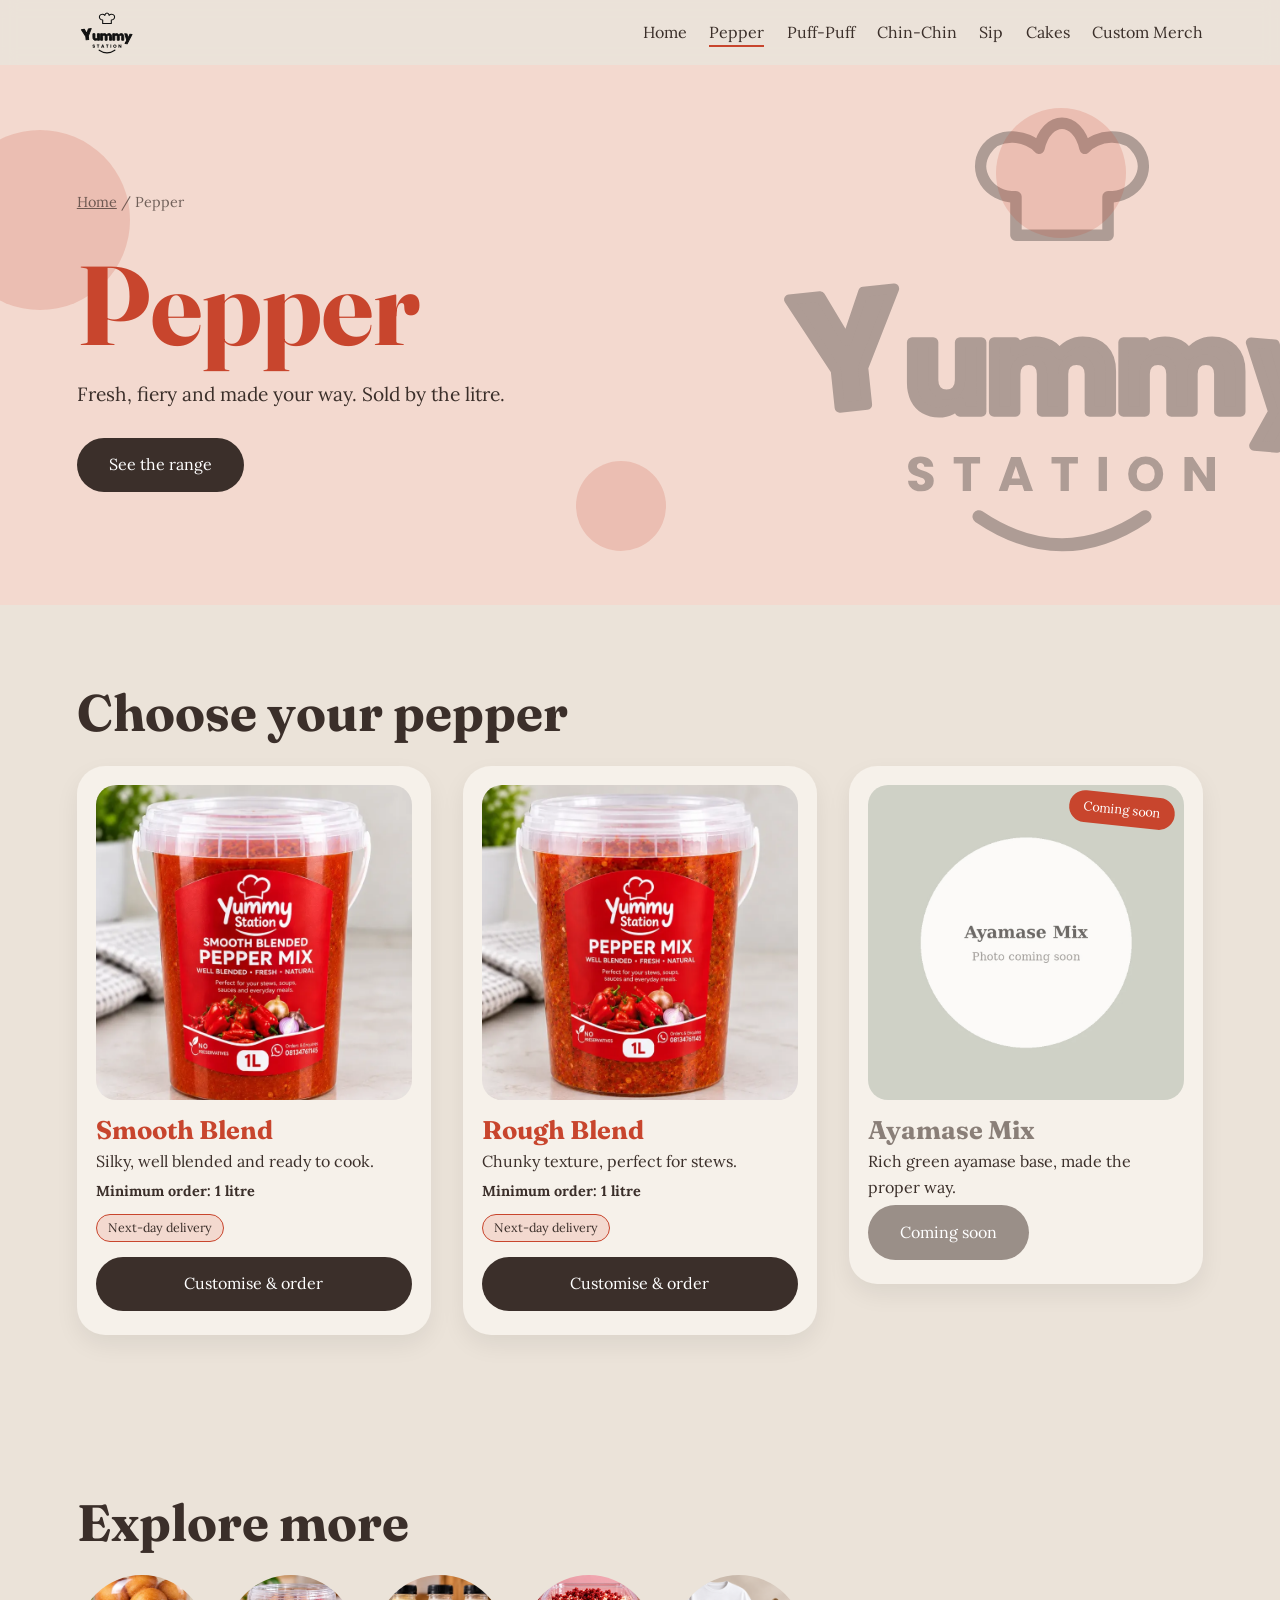
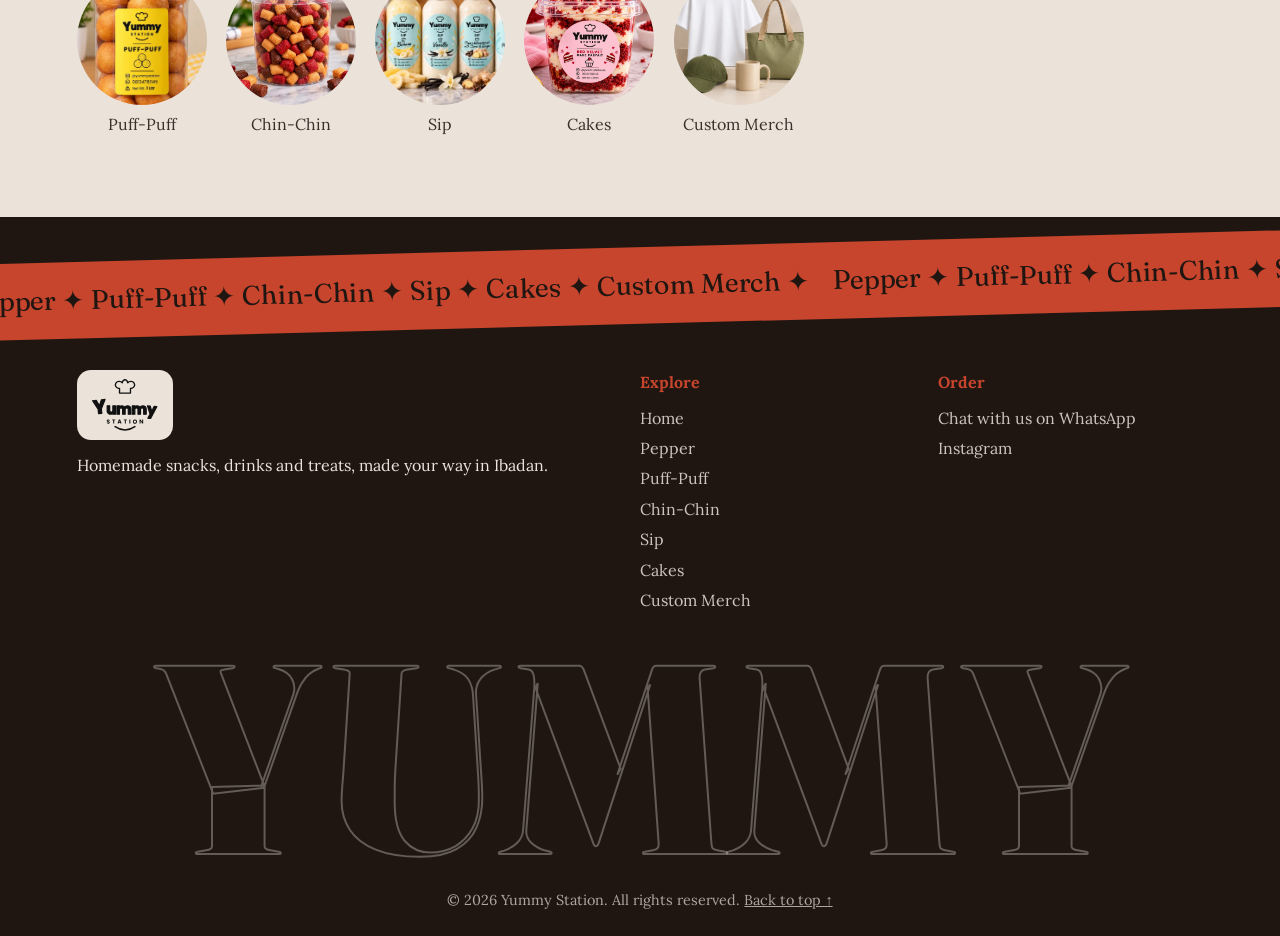
<file: pepper.html>
<!DOCTYPE html>
<html lang="en"><head><meta charset="UTF-8"><meta name="viewport" content="width=device-width,initial-scale=1">
<title>Pepper | Yummy Station</title><meta name="description" content="Order smooth blend or rough blend pepper mix by the litre, customised to your heat and taste.">
<link rel="icon" href="images/logo.svg" type="image/svg+xml">
<!-- SEO: replace YOURDOMAIN.com with your real website address once you buy it (find and replace in all files) -->
<link rel="canonical" href="https://yummystationio.vercel.app/pepper.html">
<meta property="og:title" content="Pepper | Yummy Station Ibadan">
<meta property="og:description" content="Order smooth blend or rough blend pepper mix by the litre, customised to your heat and taste.">
<meta property="og:type" content="website">
<meta property="og:image" content="https://yummystationio.vercel.app/images/products/sip-collection.webp">
<link href="https://fonts.googleapis.com/css2?family=Fraunces:wght@600;800&family=Lora&display=swap" rel="stylesheet">
<link rel="stylesheet" href="styles.css">
<script type="application/ld+json">{"@context":"https://schema.org","@type":"FoodEstablishment","name":"Yummy Station","url":"https://yummystationio.vercel.app/","telephone":"+2348134761145","address":{"@type":"PostalAddress","addressLocality":"Ibadan","addressCountry":"NG"}}</script>
</head><body data-theme="pepper" id="top">
<nav class="nav"><a class="brand" href="index.html"><img src="images/logo.svg" alt="Yummy Station logo" height="46"></a><input type="checkbox" id="nt" class="nt"><label for="nt" class="burger" aria-label="Menu">☰</label>
<div class="links"><a href="index.html">Home</a><a href="pepper.html" class=on>Pepper</a><a href="puffpuff.html">Puff-Puff</a><a href="chinchin.html">Chin-Chin</a><a href="sip.html">Sip</a><a href="cakes.html">Cakes</a><a href="merch.html">Custom Merch</a></div></nav>
<main><section class="phero" style="--logo:url(images/logo.svg)"><span class="blob b1"></span><span class="blob b2"></span><span class="blob b3"></span>
<div class="ptext"><p class="crumb"><a href="index.html">Home</a> / Pepper</p><h1>Pepper</h1><p>Fresh, fiery and made your way. Sold by the litre.</p><a class="btn" href="#products">See the range</a></div></section>
<section id="products"><h2>Choose your pepper</h2><div class="pgrid"><article class="prod" data-product="Smooth Blend" data-d="next"><div class="pimg"><img src="images/products/pepper-smooth-1l.webp" alt="Smooth Blend" loading="lazy"></div><h3>Smooth Blend</h3><p>Silky, well blended and ready to cook.</p><p class="min">Minimum order: 1 litre</p><span class="chip"></span><details class="opts"><summary class="btn">Customise &amp; order</summary><form class="builder"><fieldset><legend>Size</legend><label><input type="radio" name="size" value="1 litre" data-price="0" data-img="images/products/pepper-smooth-1l.webp" checked> 1 Litre <span class="p"></span></label><label><input type="radio" name="size" value="2 litres" data-price="0" data-img="images/products/pepper-smooth-2l.webp"> 2 Litres <span class="p"></span></label><label><input type="radio" name="size" value="3 litres" data-price="0" data-img="images/products/pepper-smooth-3l.webp"> 3 Litres <span class="p"></span></label><label><input type="radio" name="size" value="More than 3 litres" data-price="0"> More than 3 litres (tell us in the note) <span class="p"></span></label></fieldset><fieldset><legend>Heat level: <span class="out"></span></legend><input type="range" name="heat" min="1" max="4" value="2" data-labels="Mild,Medium,Hot,Very hot"></fieldset><input type="text" name="note" placeholder="Customise it: more tatashe? less onions? extra scotch bonnet?"><p class="summary"></p><a class="btn order" href="#" target="_blank" rel="noopener">Order on WhatsApp</a></form></details></article><article class="prod" data-product="Rough Blend" data-d="next"><div class="pimg"><img src="images/products/pepper-rough-1l.webp" alt="Rough Blend" loading="lazy"></div><h3>Rough Blend</h3><p>Chunky texture, perfect for stews.</p><p class="min">Minimum order: 1 litre</p><span class="chip"></span><details class="opts"><summary class="btn">Customise &amp; order</summary><form class="builder"><fieldset><legend>Size</legend><label><input type="radio" name="size" value="1 litre" data-price="0" data-img="images/products/pepper-rough-1l.webp" checked> 1 Litre <span class="p"></span></label><label><input type="radio" name="size" value="2 litres" data-price="0" data-img="images/products/pepper-rough-2l.webp"> 2 Litres <span class="p"></span></label><label><input type="radio" name="size" value="3 litres" data-price="0" data-img="images/products/pepper-rough-3l.webp"> 3 Litres <span class="p"></span></label><label><input type="radio" name="size" value="More than 3 litres" data-price="0"> More than 3 litres (tell us in the note) <span class="p"></span></label></fieldset><fieldset><legend>Heat level: <span class="out"></span></legend><input type="range" name="heat" min="1" max="4" value="2" data-labels="Mild,Medium,Hot,Very hot"></fieldset><input type="text" name="note" placeholder="Customise it: more tatashe? less onions? extra scotch bonnet?"><p class="summary"></p><a class="btn order" href="#" target="_blank" rel="noopener">Order on WhatsApp</a></form></details></article><article class="prod soon" data-product="Ayamase Mix" data-d=""><span class="badge">Coming soon</span><div class="pimg"><img src="images/products/pepper-ayamase.webp" alt="Ayamase Mix" loading="lazy"></div><h3>Ayamase Mix</h3><p>Rich green ayamase base, made the proper way.</p><span class="btn off">Coming soon</span></article></div></section><section class="more"><h2>Explore more</h2><div class="mrow"><a href="puffpuff.html"><img src="images/products/puffpuff-1kg.webp" alt="Puff-Puff" loading="lazy"><span>Puff-Puff</span></a><a href="chinchin.html"><img src="images/products/chinchin-assorted.webp" alt="Chin-Chin" loading="lazy"><span>Chin-Chin</span></a><a href="sip.html"><img src="images/products/sip-collection.webp" alt="Sip" loading="lazy"><span>Sip</span></a><a href="cakes.html"><img src="images/products/cakes-parfait-red-velvet.webp" alt="Cakes" loading="lazy"><span>Cakes</span></a><a href="merch.html"><img src="images/products/Earthy Essentials Studio Display.png" alt="Custom Merch" loading="lazy"><span>Custom Merch</span></a></div></section></main>

<footer class="foot"><div class="marquee"><div class="track"><span>Pepper ✦ Puff-Puff ✦ Chin-Chin ✦ Sip ✦ Cakes ✦ Custom Merch ✦ </span><span>Pepper ✦ Puff-Puff ✦ Chin-Chin ✦ Sip ✦ Cakes ✦ Custom Merch ✦ </span></div></div>
<div class="cols"><div><img class="flogo" src="images/logo.svg" alt="Yummy Station logo" height="70"><p>Homemade snacks, drinks and treats, made your way in Ibadan.</p></div>
<div><h4>Explore</h4><a href="index.html">Home</a><a href="pepper.html">Pepper</a><a href="puffpuff.html">Puff-Puff</a><a href="chinchin.html">Chin-Chin</a><a href="sip.html">Sip</a><a href="cakes.html">Cakes</a><a href="merch.html">Custom Merch</a></div>
<div><h4>Order</h4><a data-wa href="#" target="_blank" rel="noopener">Chat with us on WhatsApp</a><!-- Add your Instagram link below --><a href="https://www.instagram.com/yummystation.io/">Instagram</a></div></div>
<p class="giant" aria-hidden="true">YUMMY</p><p class="copy">© 2026 Yummy Station. All rights reserved. <a href="#top">Back to top ↑</a></p></footer>
<script src="script.js"></script></body></html>
</file>
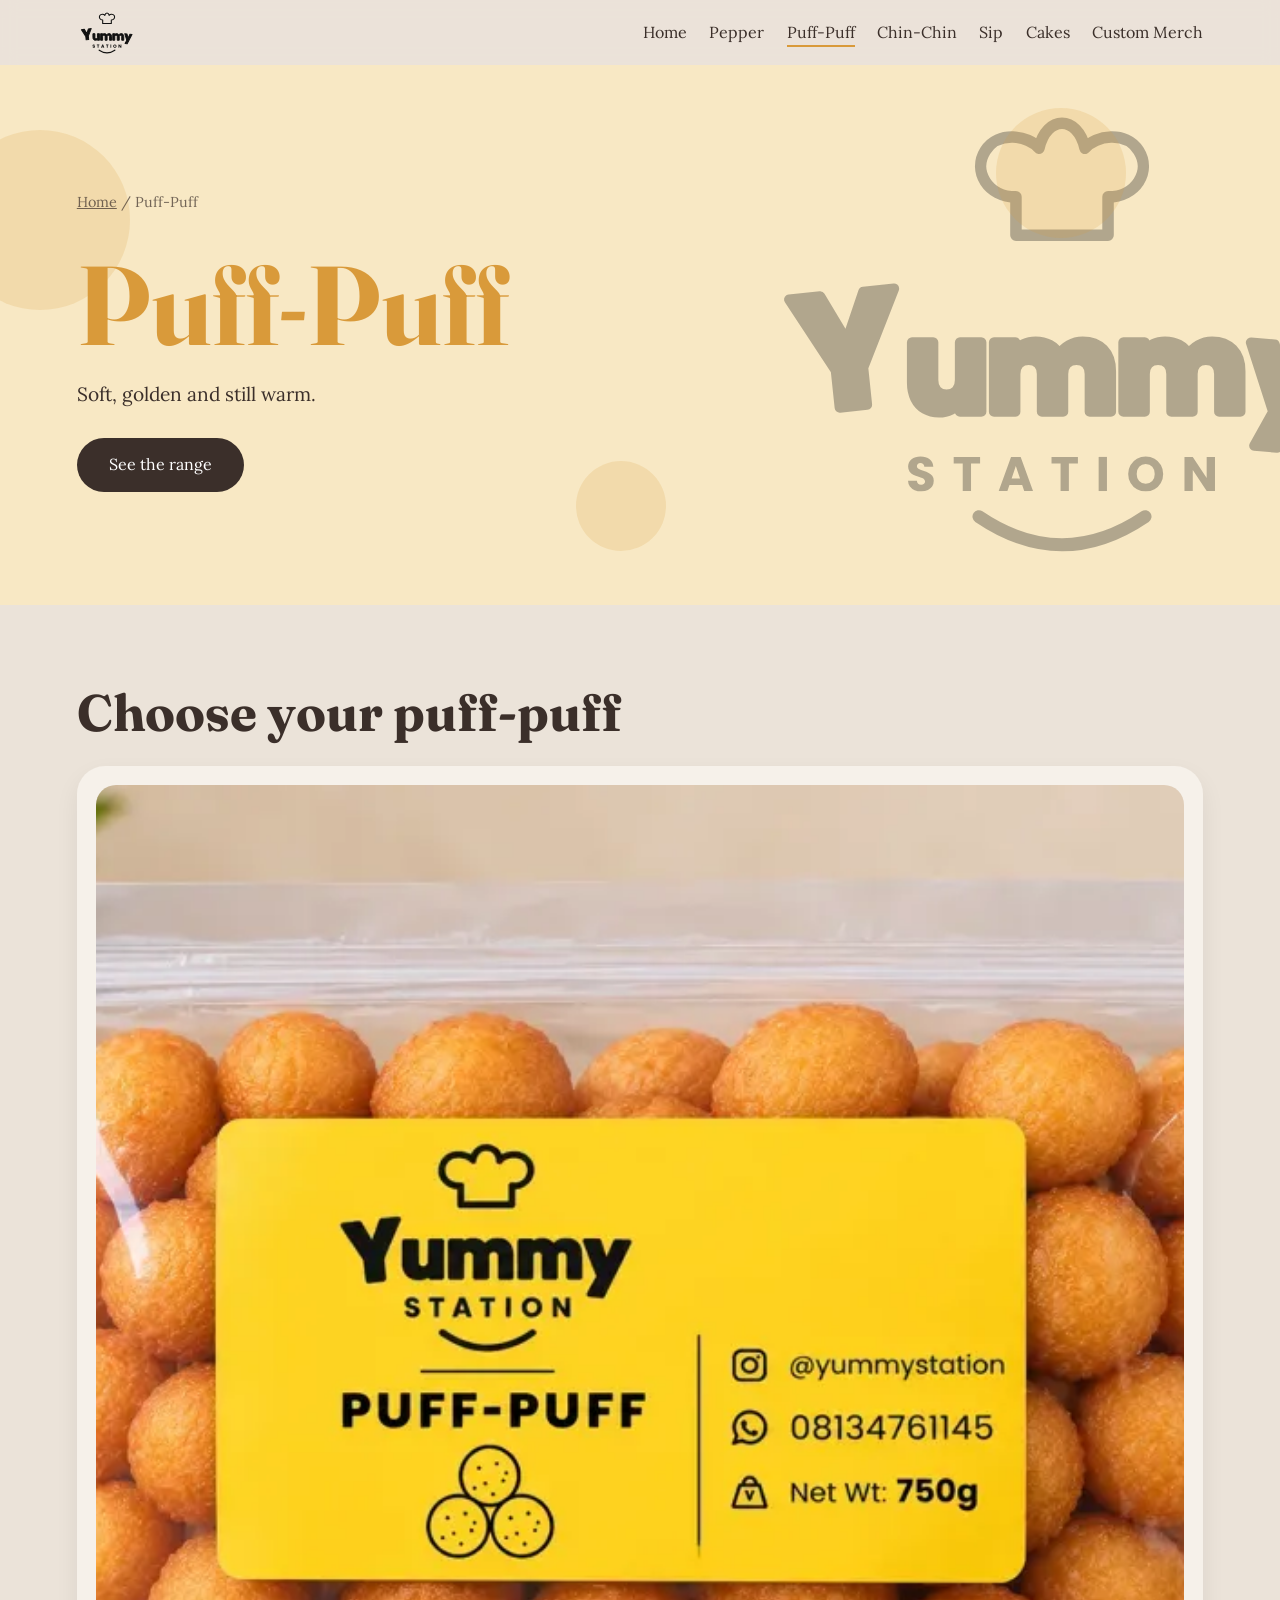
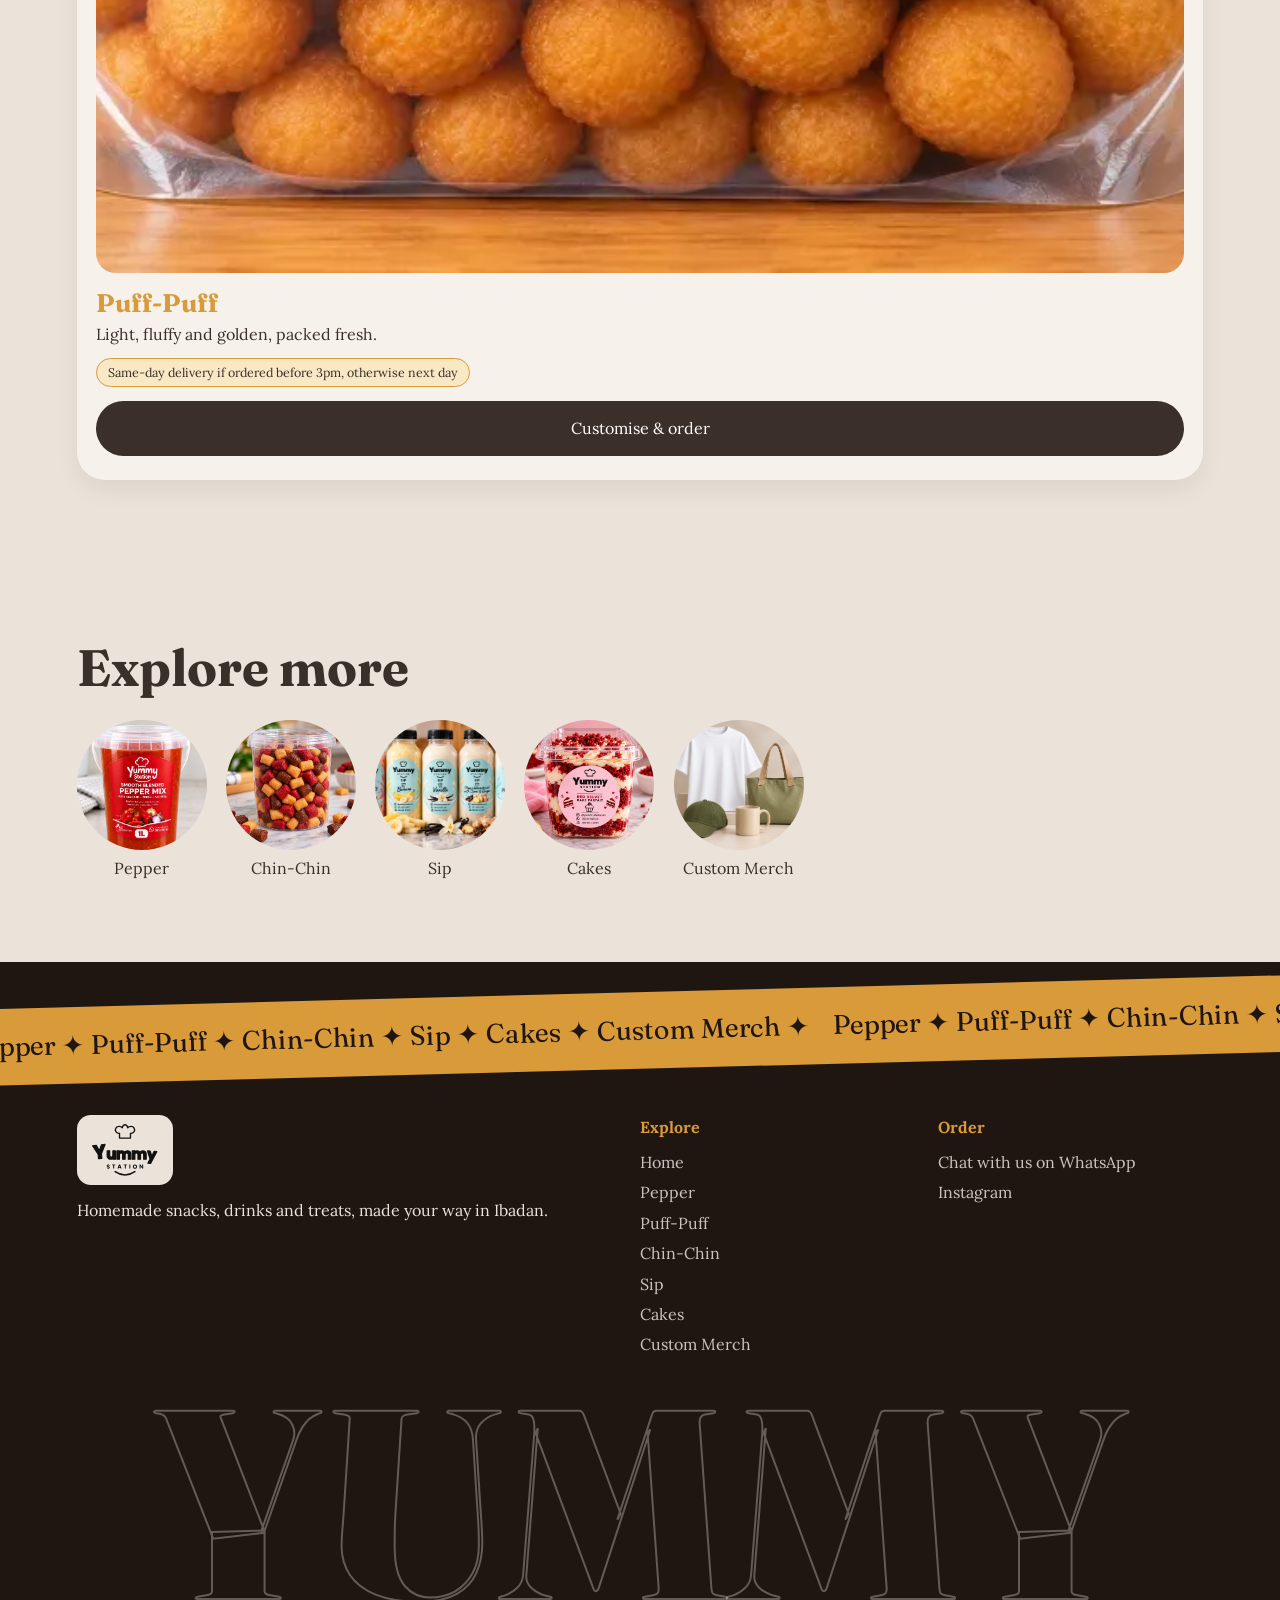
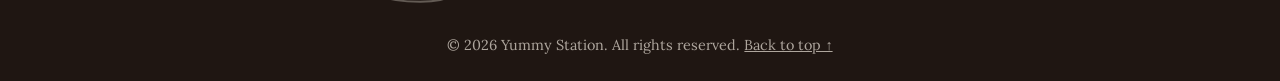
<file: puffpuff.html>
<!DOCTYPE html>
<html lang="en"><head><meta charset="UTF-8"><meta name="viewport" content="width=device-width,initial-scale=1">
<title>Puff-Puff | Yummy Station</title><meta name="description" content="Order fresh puff-puff in 250g, 500g, 750g and 1kg jars. Customise the sweetness.">
<link rel="icon" href="images/logo.svg" type="image/svg+xml">
<!-- SEO: replace YOURDOMAIN.com with your real website address once you buy it (find and replace in all files) -->
<link rel="canonical" href="https://yummystationio.vercel.app/puffpuff.html">
<meta property="og:title" content="Puff-Puff | Yummy Station Ibadan">
<meta property="og:description" content="Order fresh puff-puff in 250g, 500g, 750g and 1kg jars. Customise the sweetness.">
<meta property="og:type" content="website">
<meta property="og:image" content="https://yummystationio.vercel.app/images/products/sip-collection.webp">
<link href="https://fonts.googleapis.com/css2?family=Fraunces:wght@600;800&family=Lora&display=swap" rel="stylesheet">
<link rel="stylesheet" href="styles.css">
<script type="application/ld+json">{"@context":"https://schema.org","@type":"FoodEstablishment","name":"Yummy Station","url":"https://yummystationio.vercel.app/","telephone":"+2348134761145","address":{"@type":"PostalAddress","addressLocality":"Ibadan","addressCountry":"NG"}}</script>
</head><body data-theme="puffpuff" id="top">
<nav class="nav"><a class="brand" href="index.html"><img src="images/logo.svg" alt="Yummy Station logo" height="46"></a><input type="checkbox" id="nt" class="nt"><label for="nt" class="burger" aria-label="Menu">☰</label>
<div class="links"><a href="index.html">Home</a><a href="pepper.html">Pepper</a><a href="puffpuff.html" class=on>Puff-Puff</a><a href="chinchin.html">Chin-Chin</a><a href="sip.html">Sip</a><a href="cakes.html">Cakes</a><a href="merch.html">Custom Merch</a></div></nav>
<main><section class="phero" style="--logo:url(images/logo.svg)"><span class="blob b1"></span><span class="blob b2"></span><span class="blob b3"></span>
<div class="ptext"><p class="crumb"><a href="index.html">Home</a> / Puff-Puff</p><h1>Puff-Puff</h1><p>Soft, golden and still warm.</p><a class="btn" href="#products">See the range</a></div></section>
<section id="products"><h2>Choose your puff-puff</h2><div class="pgrid"><article class="prod" data-product="Puff-Puff" data-d="same"><div class="pimg"><img src="images/products/puffpuff-750g.webp" alt="Puff-Puff" loading="lazy"></div><h3>Puff-Puff</h3><p>Light, fluffy and golden, packed fresh.</p><span class="chip"></span><details class="opts"><summary class="btn">Customise &amp; order</summary><form class="builder"><fieldset><legend>Size</legend><label><input type="radio" name="size" value="250g" data-price="0" data-img="images/products/puffpuff-250g.webp" checked> 250g <span class="p"></span></label><label><input type="radio" name="size" value="500g" data-price="0" data-img="images/products/puffpuff-500g.webp"> 500g <span class="p"></span></label><label><input type="radio" name="size" value="750g" data-price="0" data-img="images/products/puffpuff-750g.webp"> 750g <span class="p"></span></label><label><input type="radio" name="size" value="1kg jar" data-price="0" data-img="images/products/puffpuff-1kg.webp"> 1kg jar <span class="p"></span></label></fieldset><fieldset><legend>Sweetness: <span class="out"></span></legend><input type="range" name="sweet" min="1" max="3" value="2" data-labels="Light,Regular,Extra sweet"></fieldset><input type="text" name="note" placeholder="Customise it: sugar-coated, extra crispy..."><p class="summary"></p><a class="btn order" href="#" target="_blank" rel="noopener">Order on WhatsApp</a></form></details></article></div></section><section class="more"><h2>Explore more</h2><div class="mrow"><a href="pepper.html"><img src="images/products/pepper-smooth-1l.webp" alt="Pepper" loading="lazy"><span>Pepper</span></a><a href="chinchin.html"><img src="images/products/chinchin-assorted.webp" alt="Chin-Chin" loading="lazy"><span>Chin-Chin</span></a><a href="sip.html"><img src="images/products/sip-collection.webp" alt="Sip" loading="lazy"><span>Sip</span></a><a href="cakes.html"><img src="images/products/cakes-parfait-red-velvet.webp" alt="Cakes" loading="lazy"><span>Cakes</span></a><a href="merch.html"><img src="images/products/Earthy Essentials Studio Display.png" alt="Custom Merch" loading="lazy"><span>Custom Merch</span></a></div></section></main>

<footer class="foot"><div class="marquee"><div class="track"><span>Pepper ✦ Puff-Puff ✦ Chin-Chin ✦ Sip ✦ Cakes ✦ Custom Merch ✦ </span><span>Pepper ✦ Puff-Puff ✦ Chin-Chin ✦ Sip ✦ Cakes ✦ Custom Merch ✦ </span></div></div>
<div class="cols"><div><img class="flogo" src="images/logo.svg" alt="Yummy Station logo" height="70"><p>Homemade snacks, drinks and treats, made your way in Ibadan.</p></div>
<div><h4>Explore</h4><a href="index.html">Home</a><a href="pepper.html">Pepper</a><a href="puffpuff.html">Puff-Puff</a><a href="chinchin.html">Chin-Chin</a><a href="sip.html">Sip</a><a href="cakes.html">Cakes</a><a href="merch.html">Custom Merch</a></div>
<div><h4>Order</h4><a data-wa href="#" target="_blank" rel="noopener">Chat with us on WhatsApp</a><!-- Add your Instagram link below --><a href="https://www.instagram.com/yummystation.io">Instagram</a></div></div>
<p class="giant" aria-hidden="true">YUMMY</p><p class="copy">© 2026 Yummy Station. All rights reserved. <a href="#top">Back to top ↑</a></p></footer>
<script src="script.js"></script></body></html>
</file>
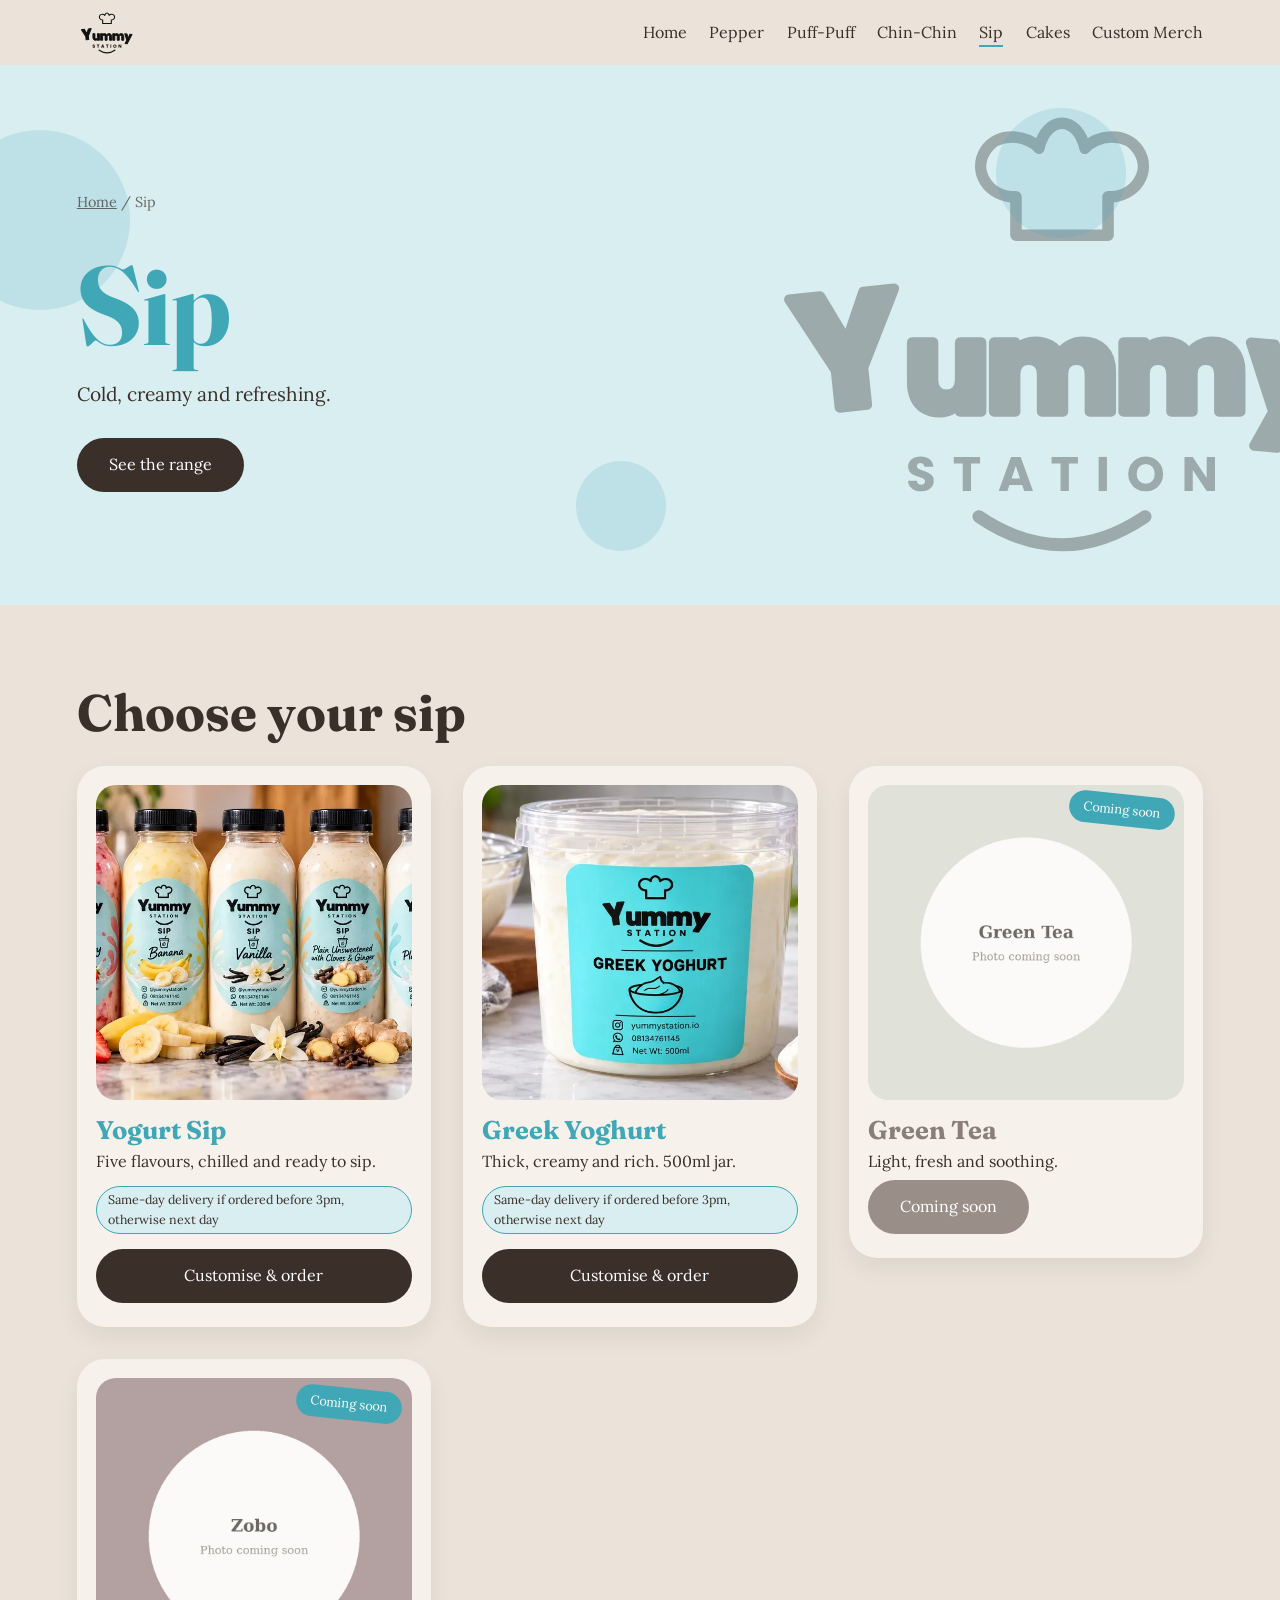
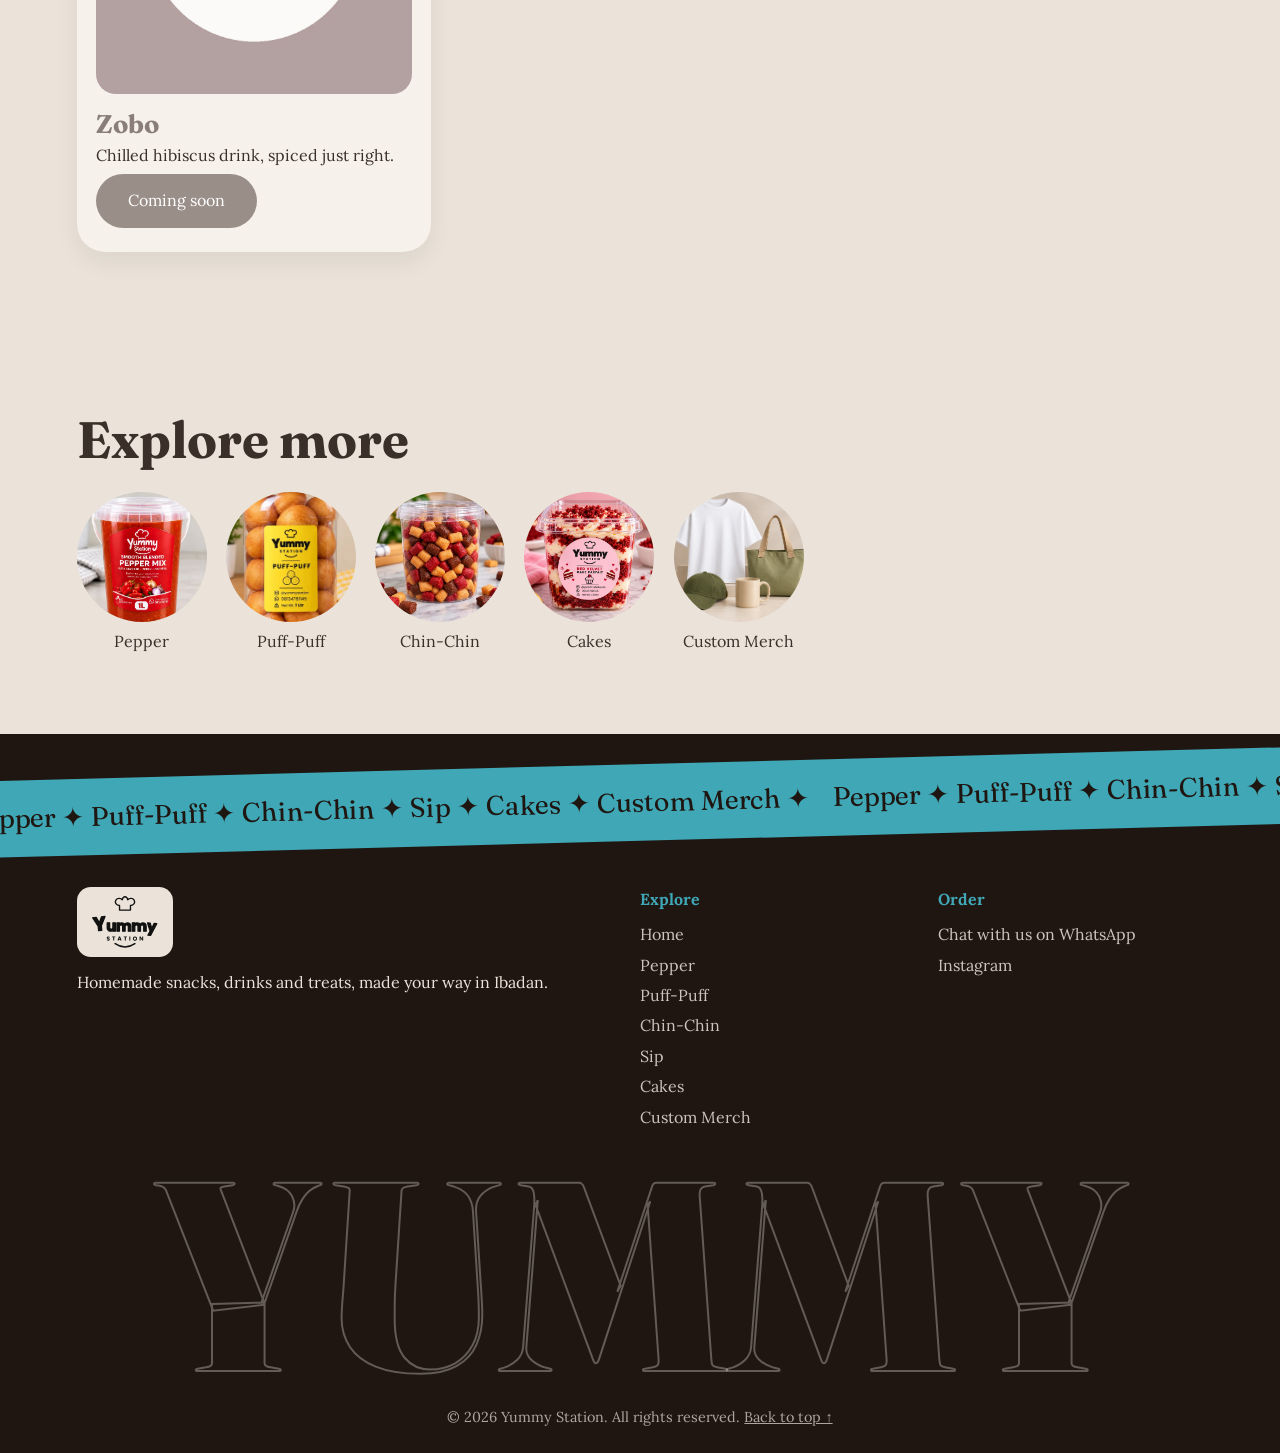
<file: sip.html>
<!DOCTYPE html>
<html lang="en"><head><meta charset="UTF-8"><meta name="viewport" content="width=device-width,initial-scale=1">
<title>Sip | Yummy Station</title>
<meta name="description" content="Fresh yogurt in five flavours, Greek yoghurt, and soon green tea and zobo.">
<link rel="icon" href="images/logo.svg" type="image/svg+xml">
<!-- SEO: replace YOURDOMAIN.com with your real website address once you buy it (find and replace in all files) -->
<link rel="canonical" href="https://yummystationio.vercel.app/sip.html">
<meta property="og:title" content="Sip | Yummy Station Ibadan">
<meta property="og:description" content="Fresh yogurt in five flavours, Greek yoghurt, and soon green tea and zobo.">
<meta property="og:type" content="website">
<meta property="og:image" content="https://yummystationio.vercel.app/images/products/sip-collection.webp">
<link href="https://fonts.googleapis.com/css2?family=Fraunces:wght@600;800&family=Lora&display=swap" rel="stylesheet">
<link rel="stylesheet" href="styles.css">
<script type="application/ld+json">{"@context":"https://schema.org","@type":"FoodEstablishment","name":"Yummy Station","url":"https://yummystationio.vercel.app/","telephone":"+2348134761145","address":{"@type":"PostalAddress","addressLocality":"Ibadan","addressCountry":"NG"}}</script>
</head><body data-theme="sip" id="top">
<nav class="nav"><a class="brand" href="index.html"><img src="images/logo.svg" alt="Yummy Station logo" height="46"></a><input type="checkbox" id="nt" class="nt"><label for="nt" class="burger" aria-label="Menu">☰</label>
<div class="links"><a href="index.html">Home</a><a href="pepper.html">Pepper</a><a href="puffpuff.html">Puff-Puff</a><a href="chinchin.html">Chin-Chin</a><a href="sip.html" class=on>Sip</a><a href="cakes.html">Cakes</a><a href="merch.html">Custom Merch</a></div></nav>
<main><section class="phero" style="--logo:url(images/logo.svg)"><span class="blob b1"></span><span class="blob b2"></span><span class="blob b3"></span>
<div class="ptext"><p class="crumb"><a href="index.html">Home</a> / Sip</p><h1>Sip</h1><p>Cold, creamy and refreshing.</p><a class="btn" href="#products">See the range</a></div></section>
<section id="products"><h2>Choose your sip</h2><div class="pgrid"><article class="prod" data-product="Yogurt Sip" data-d="same"><div class="pimg"><img src="images/products/sip-collection.webp" alt="Yogurt Sip" loading="lazy"></div><h3>Yogurt Sip</h3><p>Five flavours, chilled and ready to sip.</p><span class="chip"></span><details class="opts"><summary class="btn">Customise &amp; order</summary><form class="builder"><fieldset><legend>Flavour</legend><label><input type="radio" name="flavour" value="Plain unsweetened" data-price="0" data-img="images/products/sip-plain.webp" checked> Plain unsweetened <span class="p"></span></label><label><input type="radio" name="flavour" value="Vanilla" data-price="0" data-img="images/products/sip-vanilla.webp"> Vanilla <span class="p"></span></label><label><input type="radio" name="flavour" value="Strawberry" data-price="0" data-img="images/products/sip-strawberry.webp"> Strawberry <span class="p"></span></label><label><input type="radio" name="flavour" value="Banana" data-price="0" data-img="images/products/sip-banana.webp"> Banana <span class="p"></span></label><label><input type="radio" name="flavour" value="Clove & ginger" data-price="0" data-img="images/products/sip-clove-ginger.webp"> Clove &amp; ginger (unsweetened) <span class="p"></span></label></fieldset><fieldset><legend>Quantity</legend><label><input type="radio" name="qty" value="1 bottle" data-price="0" checked> 1 bottle <span class="p"></span></label><label><input type="radio" name="qty" value="pack of 6" data-price="0"> Pack of 6 <span class="p"></span></label><label><input type="radio" name="qty" value="pack of 12" data-price="0"> Pack of 12 <span class="p"></span></label><label><input type="radio" name="qty" value="Other quantity" data-price="0"> Other (tell us in the note) <span class="p"></span></label></fieldset><input type="text" name="note" placeholder="Customise it: size, sweetness, anything else..."><p class="summary"></p><a class="btn order" href="#" target="_blank" rel="noopener">Order on WhatsApp</a></form></details></article><article class="prod" data-product="Greek Yoghurt" data-d="same"><div class="pimg"><img src="images/products/sip-greek.webp" alt="Greek Yoghurt" loading="lazy"></div><h3>Greek Yoghurt</h3><p>Thick, creamy and rich. 500ml jar.</p><span class="chip"></span><details class="opts"><summary class="btn">Customise &amp; order</summary><form class="builder"><fieldset><legend>Size</legend><label><input type="radio" name="size" value="500ml" data-price="0" checked> 500ml jar <span class="p"></span></label><label><input type="radio" name="size" value="Other size" data-price="0"> Other size (tell us in the note) <span class="p"></span></label></fieldset><fieldset><legend>Quantity</legend><label><input type="radio" name="qty" value="1 jar" data-price="0" checked> 1 jar <span class="p"></span></label><label><input type="radio" name="qty" value="pack of 3" data-price="0"> Pack of 3 <span class="p"></span></label><label><input type="radio" name="qty" value="pack of 6" data-price="0"> Pack of 6 <span class="p"></span></label></fieldset><input type="text" name="note" placeholder="Customise it: sweetness, toppings, size..."><p class="summary"></p><a class="btn order" href="#" target="_blank" rel="noopener">Order on WhatsApp</a></form></details></article><article class="prod soon" data-product="Green Tea" data-d=""><span class="badge">Coming soon</span><div class="pimg"><img src="images/products/sip-green-tea.webp" alt="Green Tea" loading="lazy"></div><h3>Green Tea</h3><p>Light, fresh and soothing.</p><span class="btn off">Coming soon</span></article><article class="prod soon" data-product="Zobo" data-d=""><span class="badge">Coming soon</span><div class="pimg"><img src="images/products/sip-zobo.webp" alt="Zobo" loading="lazy"></div><h3>Zobo</h3><p>Chilled hibiscus drink, spiced just right.</p><span class="btn off">Coming soon</span></article></div></section><section class="more"><h2>Explore more</h2><div class="mrow"><a href="pepper.html"><img src="images/products/pepper-smooth-1l.webp" alt="Pepper" loading="lazy"><span>Pepper</span></a><a href="puffpuff.html"><img src="images/products/puffpuff-1kg.webp" alt="Puff-Puff" loading="lazy"><span>Puff-Puff</span></a><a href="chinchin.html"><img src="images/products/chinchin-assorted.webp" alt="Chin-Chin" loading="lazy"><span>Chin-Chin</span></a><a href="cakes.html"><img src="images/products/cakes-parfait-red-velvet.webp" alt="Cakes" loading="lazy"><span>Cakes</span></a><a href="merch.html"><img src="images/products/Earthy Essentials Studio Display.png" alt="Custom Merch" loading="lazy"><span>Custom Merch</span></a></div></section></main>

<footer class="foot"><div class="marquee"><div class="track"><span>Pepper ✦ Puff-Puff ✦ Chin-Chin ✦ Sip ✦ Cakes ✦ Custom Merch ✦ </span><span>Pepper ✦ Puff-Puff ✦ Chin-Chin ✦ Sip ✦ Cakes ✦ Custom Merch ✦ </span></div></div>
<div class="cols"><div><img class="flogo" src="images/logo.svg" alt="Yummy Station logo" height="70"><p>Homemade snacks, drinks and treats, made your way in Ibadan.</p></div>
<div><h4>Explore</h4><a href="index.html">Home</a><a href="pepper.html">Pepper</a><a href="puffpuff.html">Puff-Puff</a><a href="chinchin.html">Chin-Chin</a><a href="sip.html">Sip</a><a href="cakes.html">Cakes</a><a href="merch.html">Custom Merch</a></div>
<div><h4>Order</h4><a data-wa href="#" target="_blank" rel="noopener">Chat with us on WhatsApp</a><!-- Add your Instagram link below --><a href="https://www.instagram.com/yummystation.io/">Instagram</a></div></div>
<p class="giant" aria-hidden="true">YUMMY</p><p class="copy">© 2026 Yummy Station. All rights reserved. <a href="#top">Back to top ↑</a></p></footer>
<script src="script.js"></script></body></html>
</file>
<file: styles.css>
/* ===== EDIT YOUR COLOURS HERE ===== */
:root{--bg:#ebe3d9;--card:#f6f1ea;--dark:#3b2f2a;--acc:#b8a48f;--soft:#f6f1ea;--fh:'Fraunces',Georgia,serif;--fb:'Lora',Georgia,serif}
/* each page has its own accent colour: change them here */
body[data-theme=pepper]{--acc:#c8452d;--soft:#f3d9cf}
body[data-theme=puffpuff]{--acc:#d99a3a;--soft:#f8e8c4}
body[data-theme=chinchin]{--acc:#a8662a;--soft:#f1dfc6}
body[data-theme=sip]{--acc:#3fa7b5;--soft:#d9eef0}
body[data-theme=cakes]{--acc:#d6708a;--soft:#f8dde4}
body[data-theme=merch]{--acc:#5f7480;--soft:#dfe5e8}
*{box-sizing:border-box;margin:0}
html{scroll-behavior:smooth}
body{background:var(--bg);color:var(--dark);font-family:var(--fb);line-height:1.6}
img{max-width:100%;display:block}
a{color:inherit}
h1,h2,h3{font-family:var(--fh);line-height:1.1}
h2{font-size:clamp(2rem,5vw,3.2rem);margin-bottom:1.5rem}
section{padding:5rem 6vw}
.btn{display:inline-block;background:var(--dark);color:#fff;padding:.9rem 2rem;border-radius:99px;text-decoration:none;border:0;font:inherit;cursor:pointer;transition:.2s}
.btn:hover{transform:translateY(-3px);background:var(--acc)}
.btn.off{background:#9a8f88;cursor:not-allowed}.btn.off:hover{transform:none;background:#9a8f88}
/* NAV */
.nav{position:sticky;top:0;z-index:10;display:flex;justify-content:space-between;align-items:center;padding:.6rem 6vw;background:#ebe3d9ee;backdrop-filter:blur(8px)}
.brand img{height:46px;width:auto}
.links a{margin-left:1.4rem;text-decoration:none;padding-bottom:3px;border-bottom:2px solid transparent}
.links a:hover,.links a.on{border-color:var(--acc)}
.nt,.burger{display:none}
@media(max-width:860px){.burger{display:block;font-size:1.8rem;cursor:pointer}.links{display:none;position:absolute;top:100%;left:0;right:0;background:var(--bg);flex-direction:column;padding:1rem 6vw}.nt:checked~.links{display:flex}.links a{margin:.6rem 0}}
/* HOME HERO */
.hero{min-height:85vh;display:grid;grid-template-columns:1fr 1fr;gap:3rem;align-items:center;
    background: rgb(241, 241, 230)}
.eyebrow{font-size:.9rem;letter-spacing:.1em;text-transform:uppercase;color:#8a5a34}
.hero h1{font-size:clamp(3rem,7vw,5.8rem);margin:.6rem 0}.hero p{margin-bottom:1.6rem;max-width:30rem}
.hpics{display:grid;grid-template-columns:1fr 1fr;grid-template-rows:1fr 1fr;gap:1rem;height:min(70vh,560px)}
.hpics img{width:100%;height:100%;object-fit:cover;border-radius:24px;box-shadow:0 14px 30px #0002;animation:float 7s ease-in-out infinite}
.hpics .a{grid-row:1/3}.hpics .b{animation-delay:-2s}.hpics .c{animation-delay:-4s}
@media(max-width:800px){.hero{grid-template-columns:1fr}.hpics{height:340px}}
.cgrid{display:grid;grid-template-columns:repeat(auto-fit,minmax(260px,1fr));gap:1.5rem}
.ccard{background:var(--card);border-radius:24px;padding:1.2rem;text-decoration:none;transition:.25s;display:block}
.ccard:hover{transform:translateY(-8px) rotate(-1deg);box-shadow:0 18px 30px #0002}
.ccard img{width:100%;aspect-ratio:1;object-fit:cover;border-radius:18px;margin-bottom:1rem;transition:.4s}.ccard:hover img{transform:scale(1.03)}
.ccard h3{font-size:1.7rem}.ccard span{color:#8a5a34;font-weight:700;display:block;margin-top:.6rem}
/* DELIVERY STRIP */
.delivery{background:#3b2f2a;color:#f6f1ea}
.delivery h2{font-size:2rem}
.dgrid{display:grid;grid-template-columns:repeat(auto-fit,minmax(260px,1fr));gap:1.2rem}
.dbox{background:#ffffff14;border:1px solid #ffffff33;border-radius:20px;padding:1.4rem}
.dbox strong{font-family:var(--fh);font-size:1.3rem}
/* COMBO */
.combo{background:#f8dde4}
.cbox{position:relative;max-width:760px;margin:0 auto;background:#fff;border-radius:32px;padding:2.5rem;text-align:center;box-shadow:0 18px 40px #0002}
.cbox h2{margin-bottom:1rem}
.cimgs{display:flex;align-items:center;justify-content:center;gap:.8rem;margin:1rem 0}
.cimgs img{width:28%;aspect-ratio:1;object-fit:cover;border-radius:50%;border:5px solid #f8dde4}
.cimgs b{font-size:2rem;color:#d6708a}
.cprice{font-size:1.3rem;font-weight:700;margin:.8rem 0 1.2rem}
/* CATEGORY HERO */
.phero{position:relative;overflow:hidden;min-height:60vh;display:grid;align-items:center;background:var(--soft)}
.phero::before{content:"";position:absolute;right:-8%;top:50%;width:min(70vw,640px);aspect-ratio:1;transform:translateY(-50%);background:var(--logo) center/contain no-repeat;opacity:.3;animation:spin 80s linear infinite}
@keyframes spin{to{transform:translateY(-50%) rotate(360deg)}}
.ptext{position:relative;max-width:560px}
.ptext h1{font-size:clamp(3.2rem,10vw,7rem);color:var(--acc)}
.ptext p{margin:.8rem 0 1.8rem;font-size:1.2rem}
.crumb{font-size:.9rem!important;opacity:.7}
.blob{position:absolute;border-radius:50%;background:var(--acc);opacity:.18;animation:float 7s ease-in-out infinite}
.b1{width:180px;height:180px;left:-50px;top:12%}.b2{width:90px;height:90px;left:45%;bottom:10%;animation-delay:-2s}.b3{width:130px;height:130px;right:12%;top:8%;animation-delay:-4s}
@keyframes float{50%{transform:translateY(-18px)}}
/* PRODUCT CARDS */
.pgrid{display:grid;grid-template-columns:repeat(auto-fit,minmax(290px,1fr));gap:2rem;align-items:start}
.prod{position:relative;background:var(--card);border-radius:28px;padding:1.2rem 1.2rem 1.5rem;box-shadow:0 10px 24px #0001;transition:.3s}
.prod:hover{transform:translateY(-6px)}
.pimg{border-radius:20px;overflow:hidden;background:var(--soft);margin-bottom:1rem}
.pimg img{width:100%;aspect-ratio:1;object-fit:cover;transition:.4s}
.prod h3{font-size:1.6rem;color:var(--acc)}
.prod p{margin:.3rem 0}
.min{font-weight:700;font-size:.9rem}
.chip{display:inline-block;background:var(--soft);border:1px solid var(--acc);color:var(--dark);font-size:.78rem;padding:.2rem .7rem;border-radius:99px;margin:.4rem 0 .9rem}
.badge{position:absolute;top:1.8rem;right:1.8rem;z-index:2;background:var(--acc,#d6708a);color:#fff;font-size:.8rem;padding:.35rem .9rem;border-radius:99px;transform:rotate(6deg)}
.cbox .badge{top:-12px;right:auto;left:50%;transform:translateX(-50%) rotate(-3deg)}
.prod.soon .pimg{filter:grayscale(.7);opacity:.7}.prod.soon h3{color:#8a7f78}
/* the order form opens inside the card */
.opts summary{list-style:none;text-align:center;width:100%}.opts summary::-webkit-details-marker{display:none}
.opts[open] summary{background:var(--acc)}
.builder{margin-top:1.2rem}
fieldset{border:0;margin-bottom:1rem}legend{font-weight:700;margin-bottom:.3rem}
label{display:block;margin:.3rem 0;cursor:pointer}
.p{opacity:.7;font-size:.9em}
input[type=range]{width:100%;accent-color:var(--acc)}input[type=radio]{accent-color:var(--acc)}
input[type=text]{width:100%;padding:.8rem 1rem;border:1px solid var(--dark);border-radius:14px;background:transparent;font:inherit}
.summary{margin:1rem 0;font-weight:700;font-size:.95rem}
.builder .btn{display:block;text-align:center}
/* MORE */
.mrow{display:flex;flex-wrap:wrap;gap:1.2rem}
.mrow a{width:130px;text-align:center;text-decoration:none;transition:.25s}.mrow a:hover{transform:translateY(-6px)}
.mrow img{border-radius:50%;aspect-ratio:1;object-fit:cover;margin-bottom:.4rem}
/* DRAMATIC FOOTER */
.foot{background:#1f1612;color:#ebe3d9;overflow:hidden;padding-top:0}
.marquee{background:var(--acc,#b8a48f);color:#1f1612;overflow:hidden;white-space:nowrap;padding:1rem 0;font-family:var(--fh);font-size:1.6rem;transform:rotate(-1.5deg) scale(1.05);margin:2rem 0 3rem}
.track{display:inline-block;animation:slide 25s linear infinite}.track span{padding-right:1rem}
@keyframes slide{to{transform:translateX(-50%)}}
.cols{display:grid;grid-template-columns:2fr 1fr 1fr;gap:2rem;padding:0 6vw}
.flogo{height:70px;width:auto;margin-bottom:.8rem;background:#ebe3d9;border-radius:14px;padding:6px 10px}
.cols h4{margin-bottom:.6rem;color:var(--acc,#b8a48f)}
.cols a{display:block;text-decoration:none;margin:.3rem 0;opacity:.85}.cols a:hover{opacity:1;color:var(--acc,#b8a48f)}
.giant{font-family:var(--fh);font-weight:800;font-size:clamp(4rem,21vw,18rem);line-height:.8;text-align:center;margin-top:2rem;color:transparent;-webkit-text-stroke:2px #ebe3d955;white-space:nowrap}
.copy{text-align:center;padding:1.5rem;font-size:.9rem;opacity:.7}
@media(max-width:700px){.cols{grid-template-columns:1fr}.phero::before{right:-30%;opacity:.2}}
</file>
